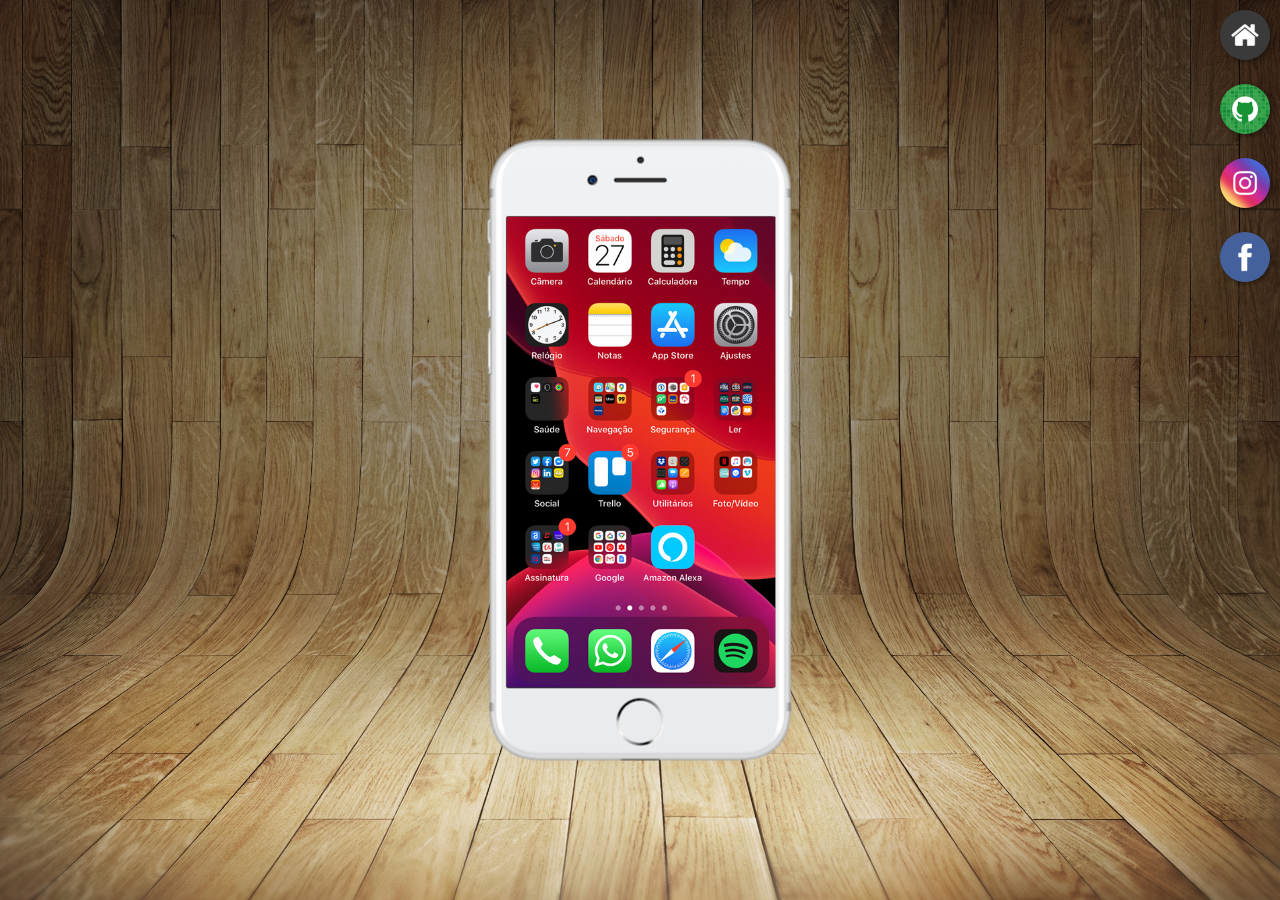
<file: index.html>
<!DOCTYPE html>
<html lang="pt-br">
<head>
    <meta charset="UTF-8">
    <meta name="viewport" content="width=device-width, initial-scale=1.0">

    <link rel="shortcut icon" href="favicon.ico" type="image/x-icon">
    <link rel="stylesheet" href="estilos/style.css">
    <title>Projeto Redes Sociais</title>
</head>
<body>

    <main>
        <section id="telefone">
            <iframe src="home.html" name="tela" id="tela" frameborder="0">
                Seu navegador não é compatível com esse recurso.
            </iframe>
        </section>

        <section id="redes-sociais">
            <a href="home.html" target="tela"><img src="imagens/logo-home.jpg" alt="Logo Home"></a>
            <a href="github.html" target="tela"><img src="imagens/logo-github.jpg" alt="Logo GitHub"></a>
            <a href="instagram.html" target="tela"><img src="imagens/logo-instagram.jpg" alt="Logo Instagram"></a>
            <a href="facebook.html" target="tela"><img src="imagens/logo-facebook.jpg" alt="Logo Facebook"></a>
            
        </section>
    </main>
    
</body>
</html>
</file>
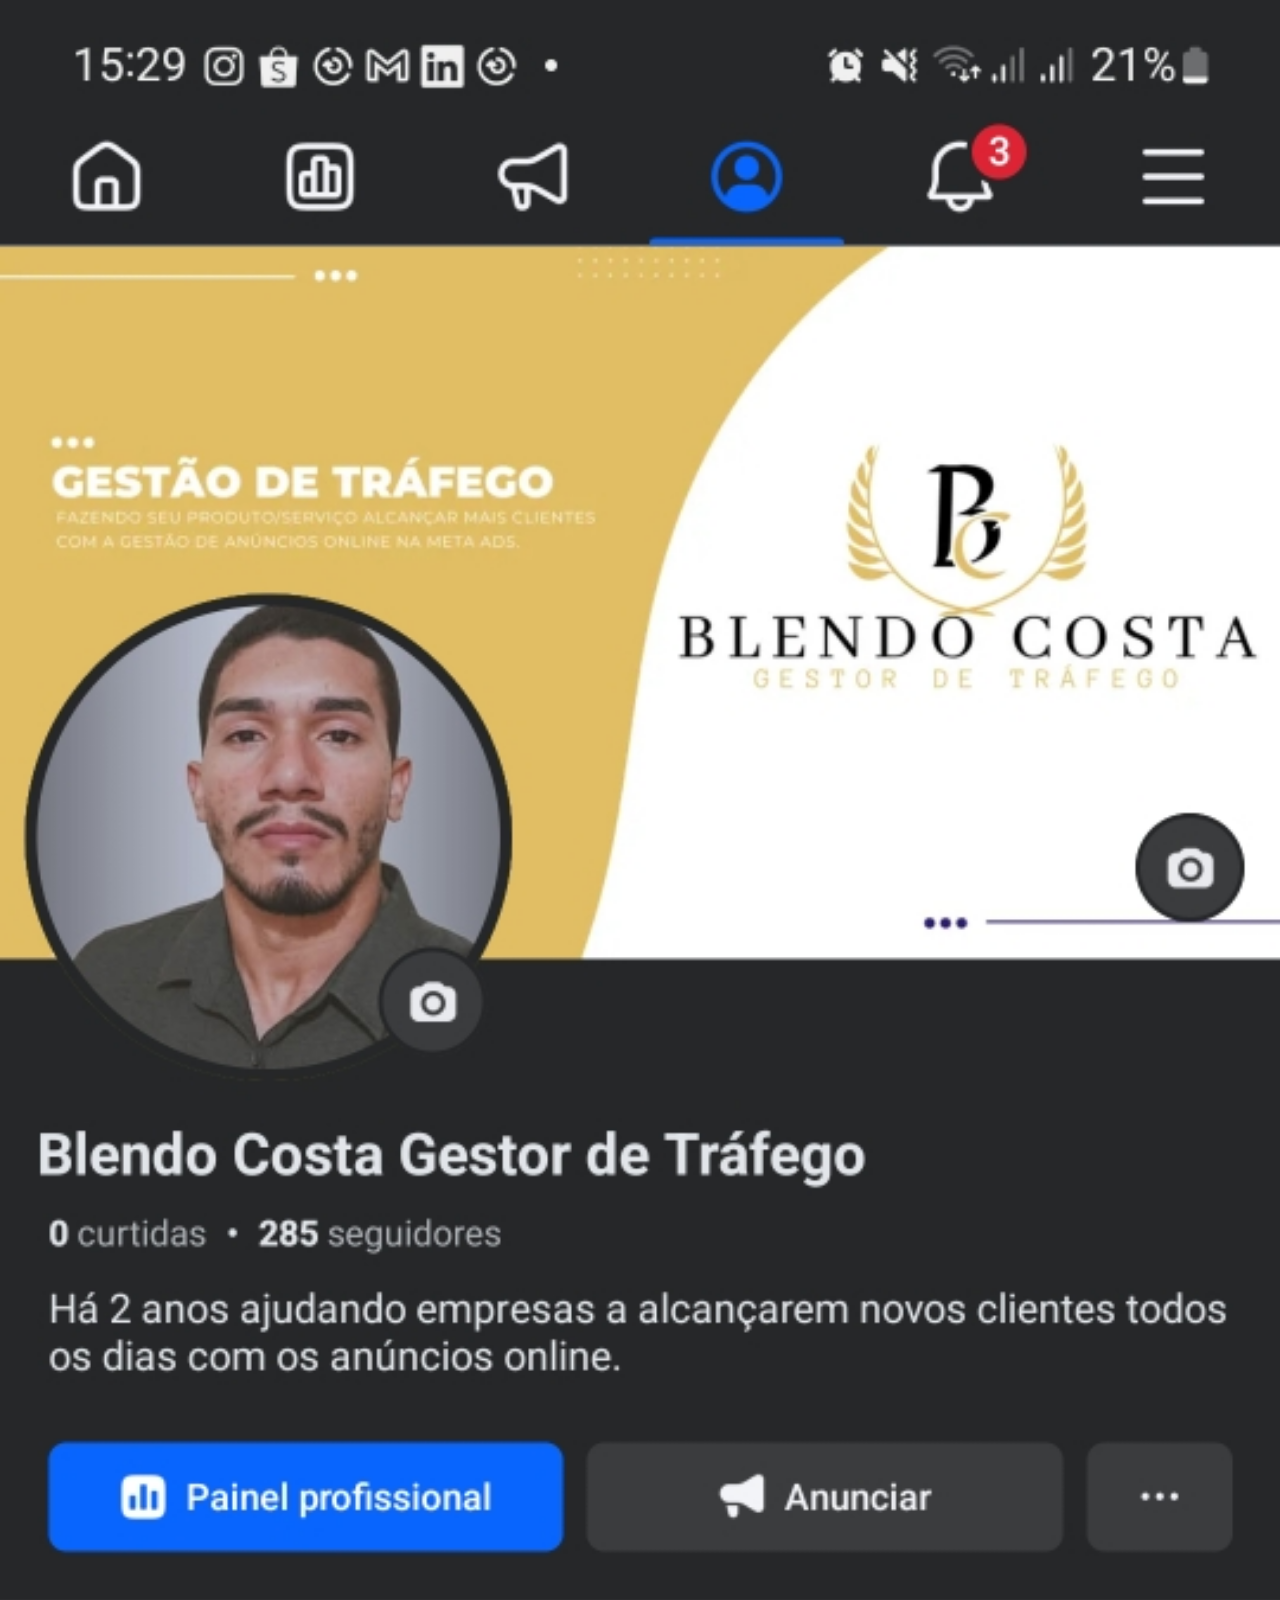
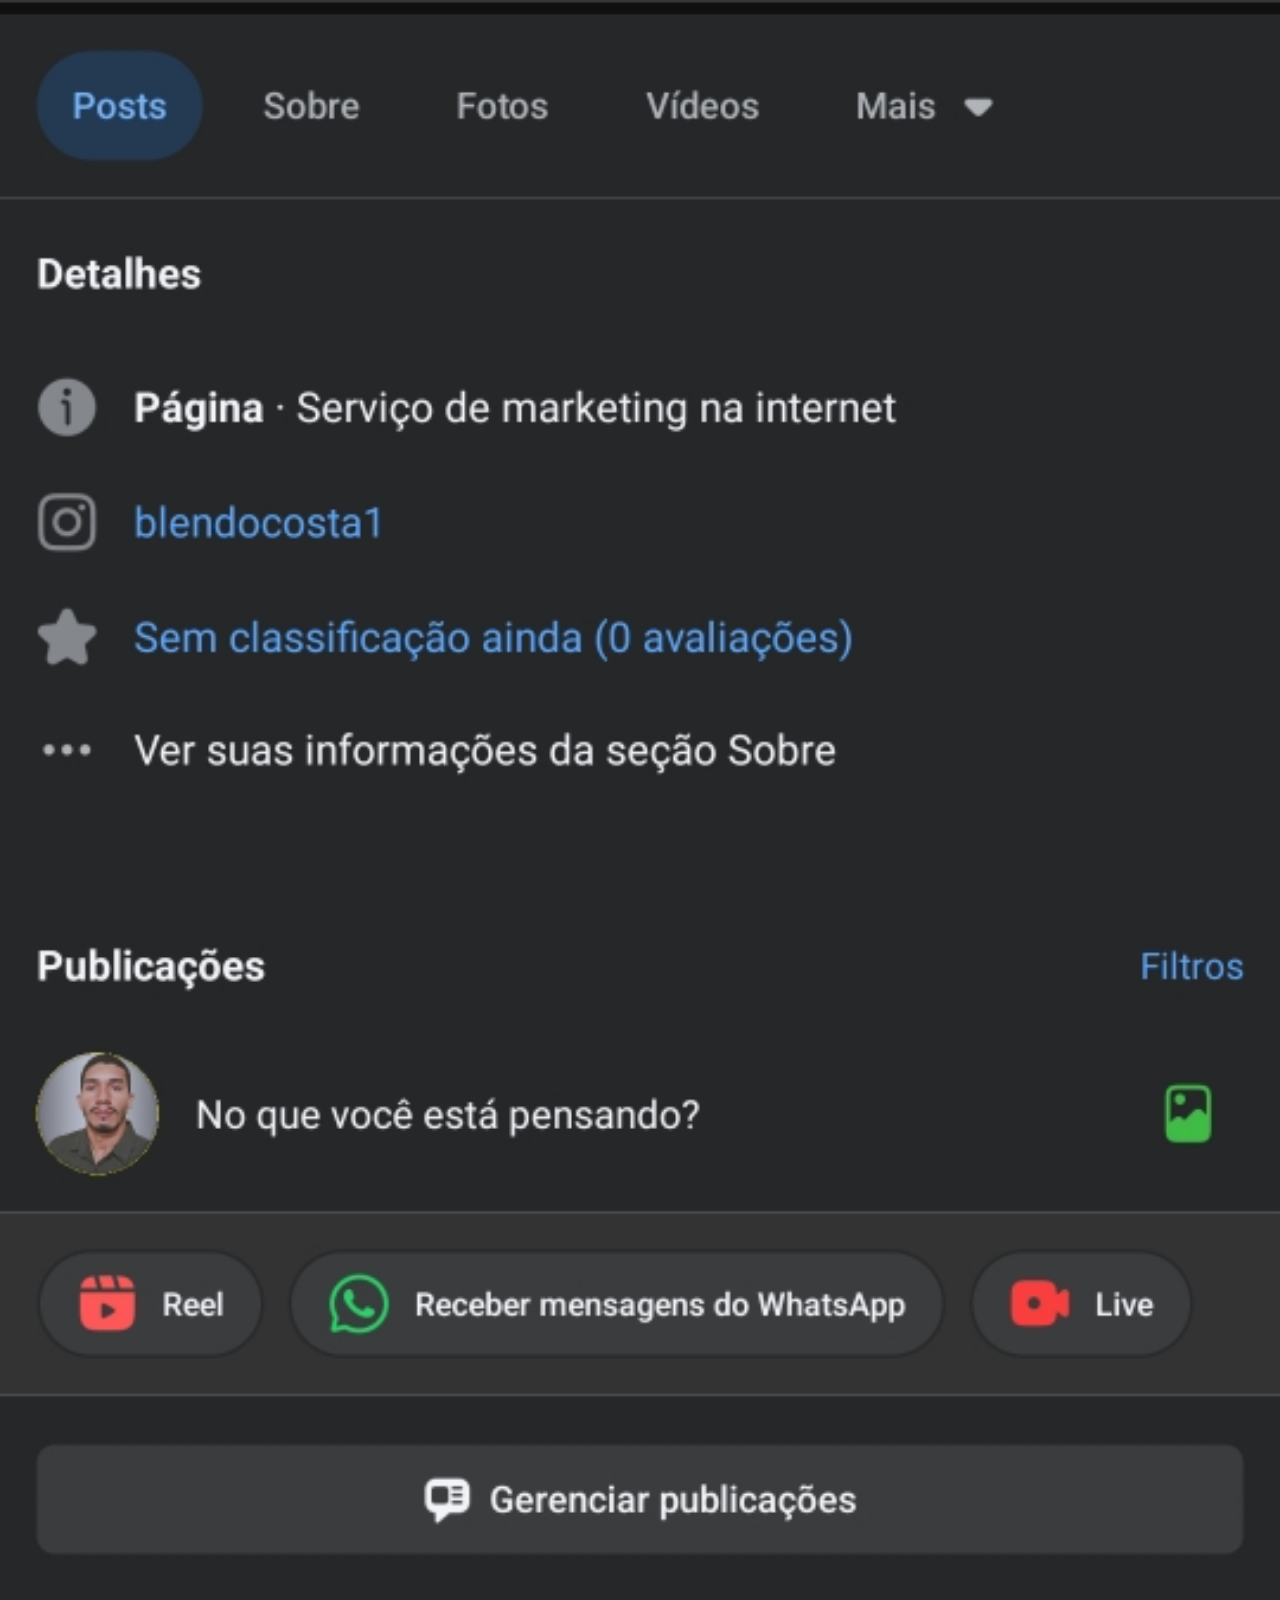
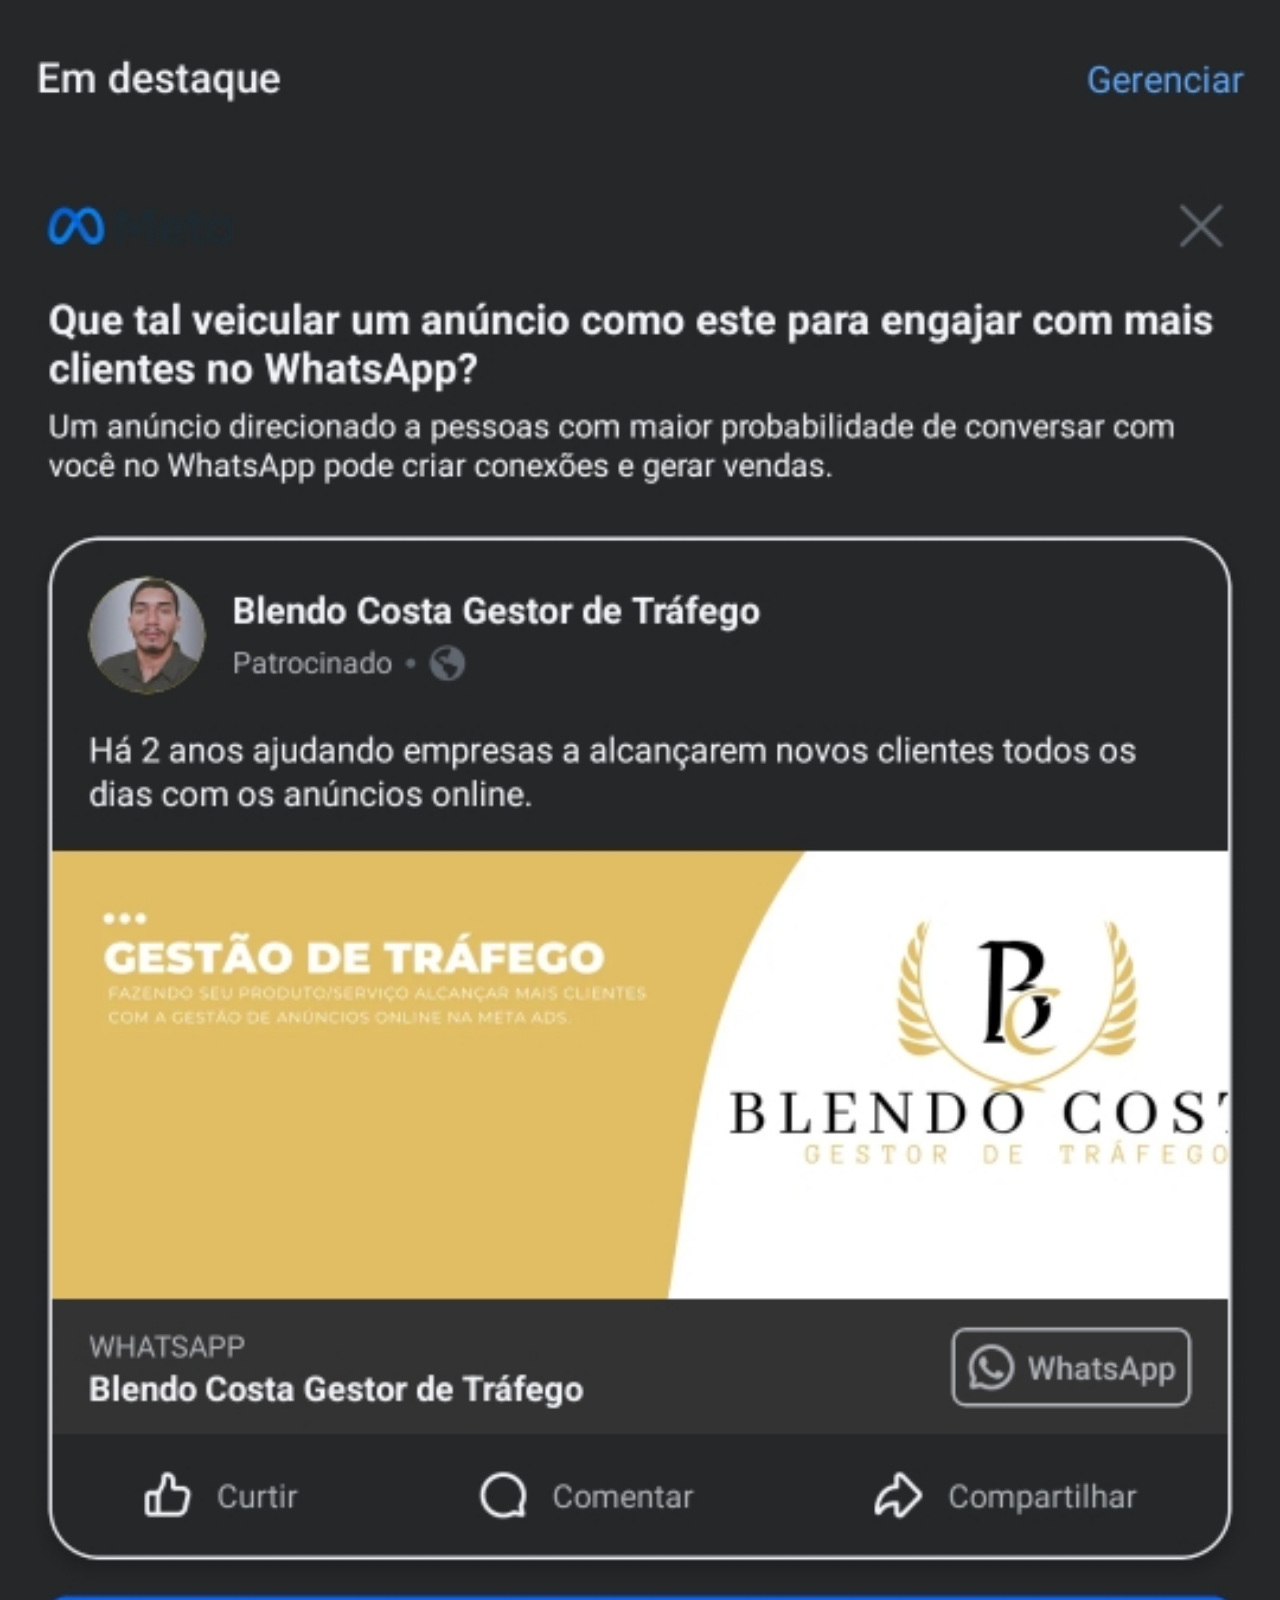
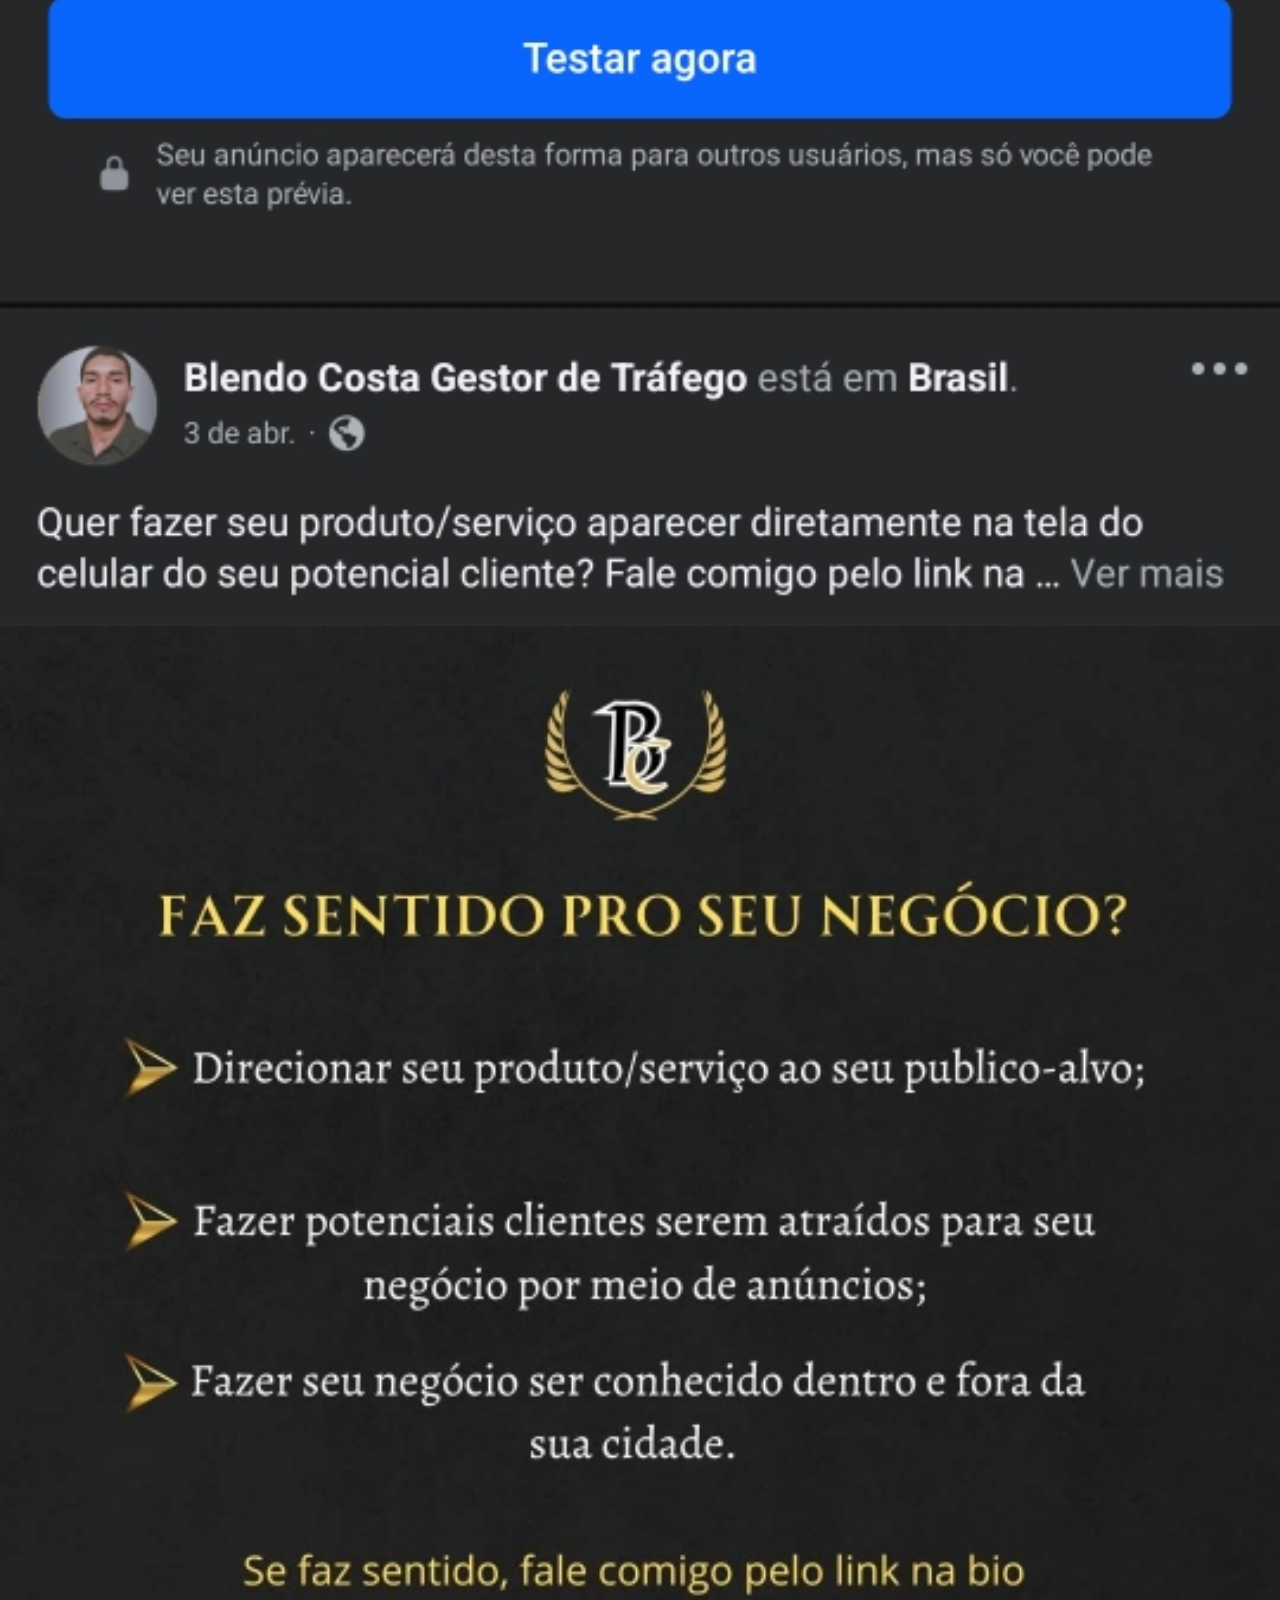
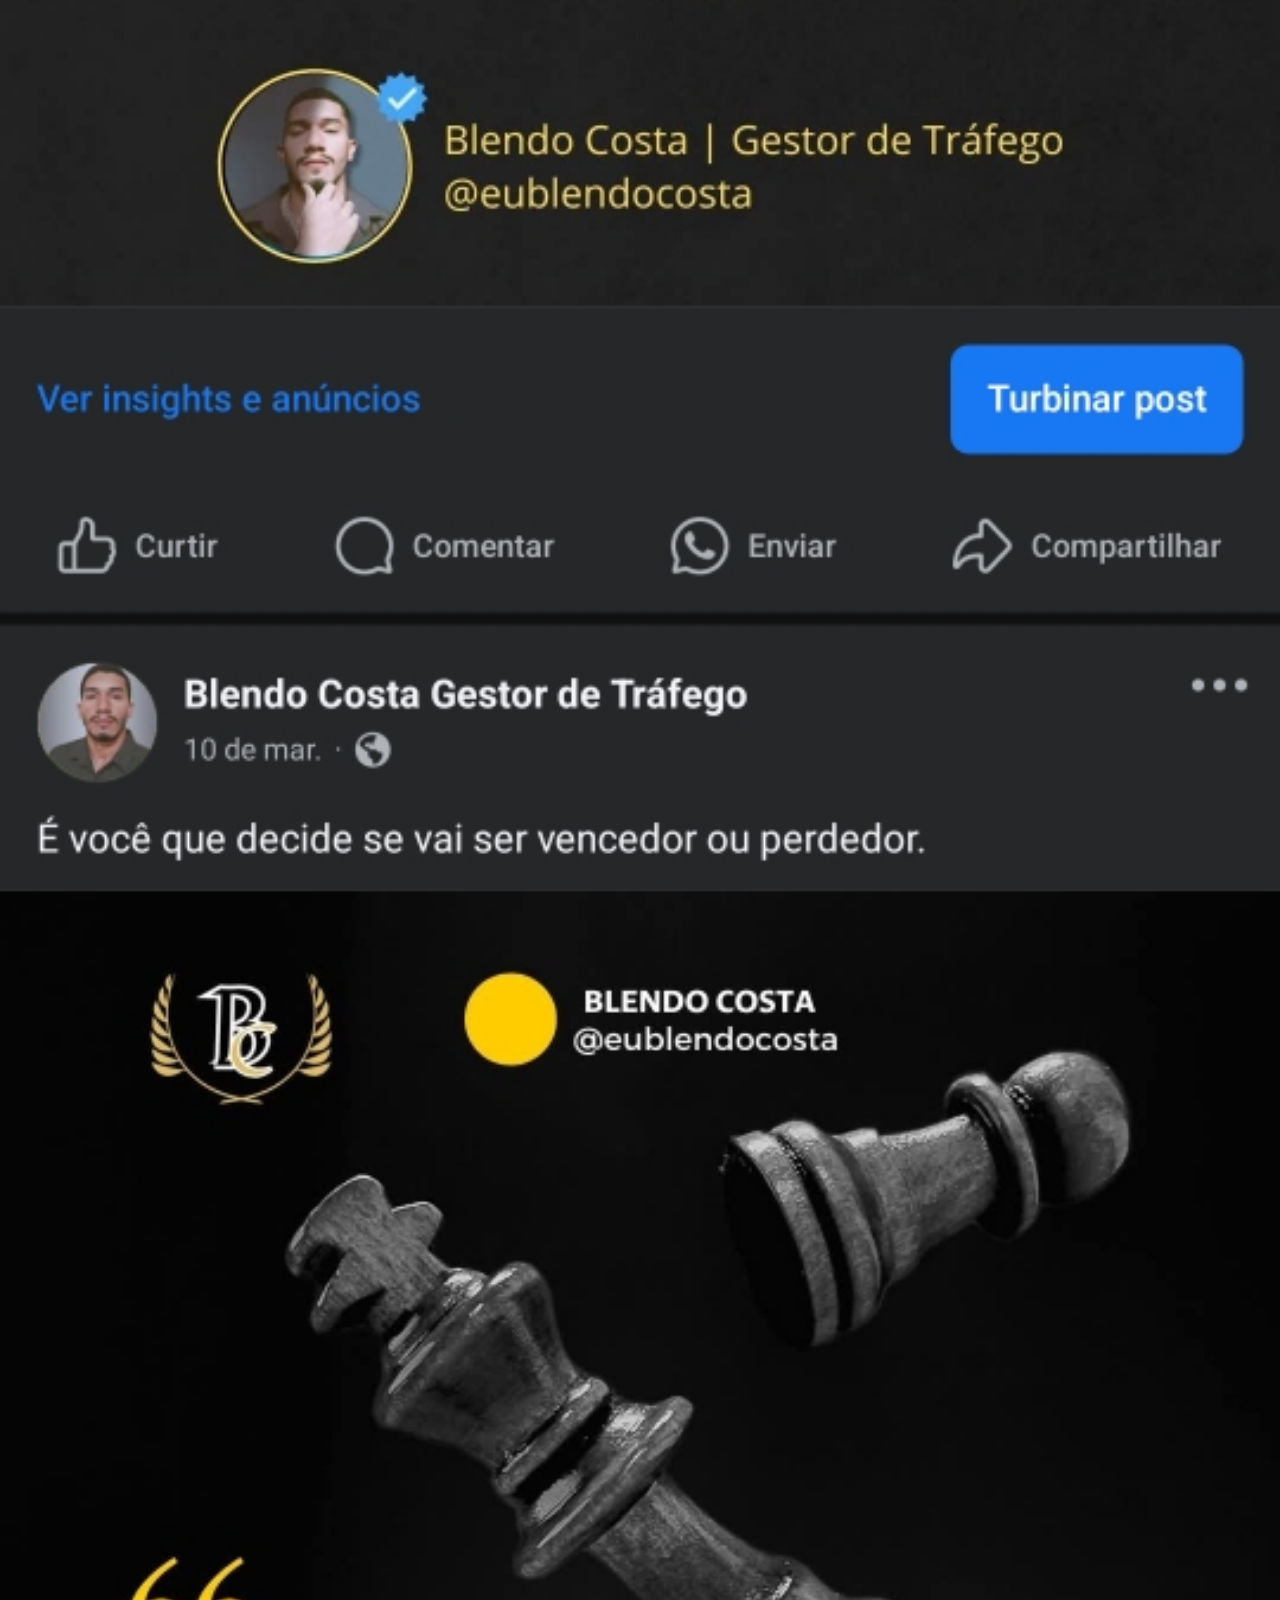
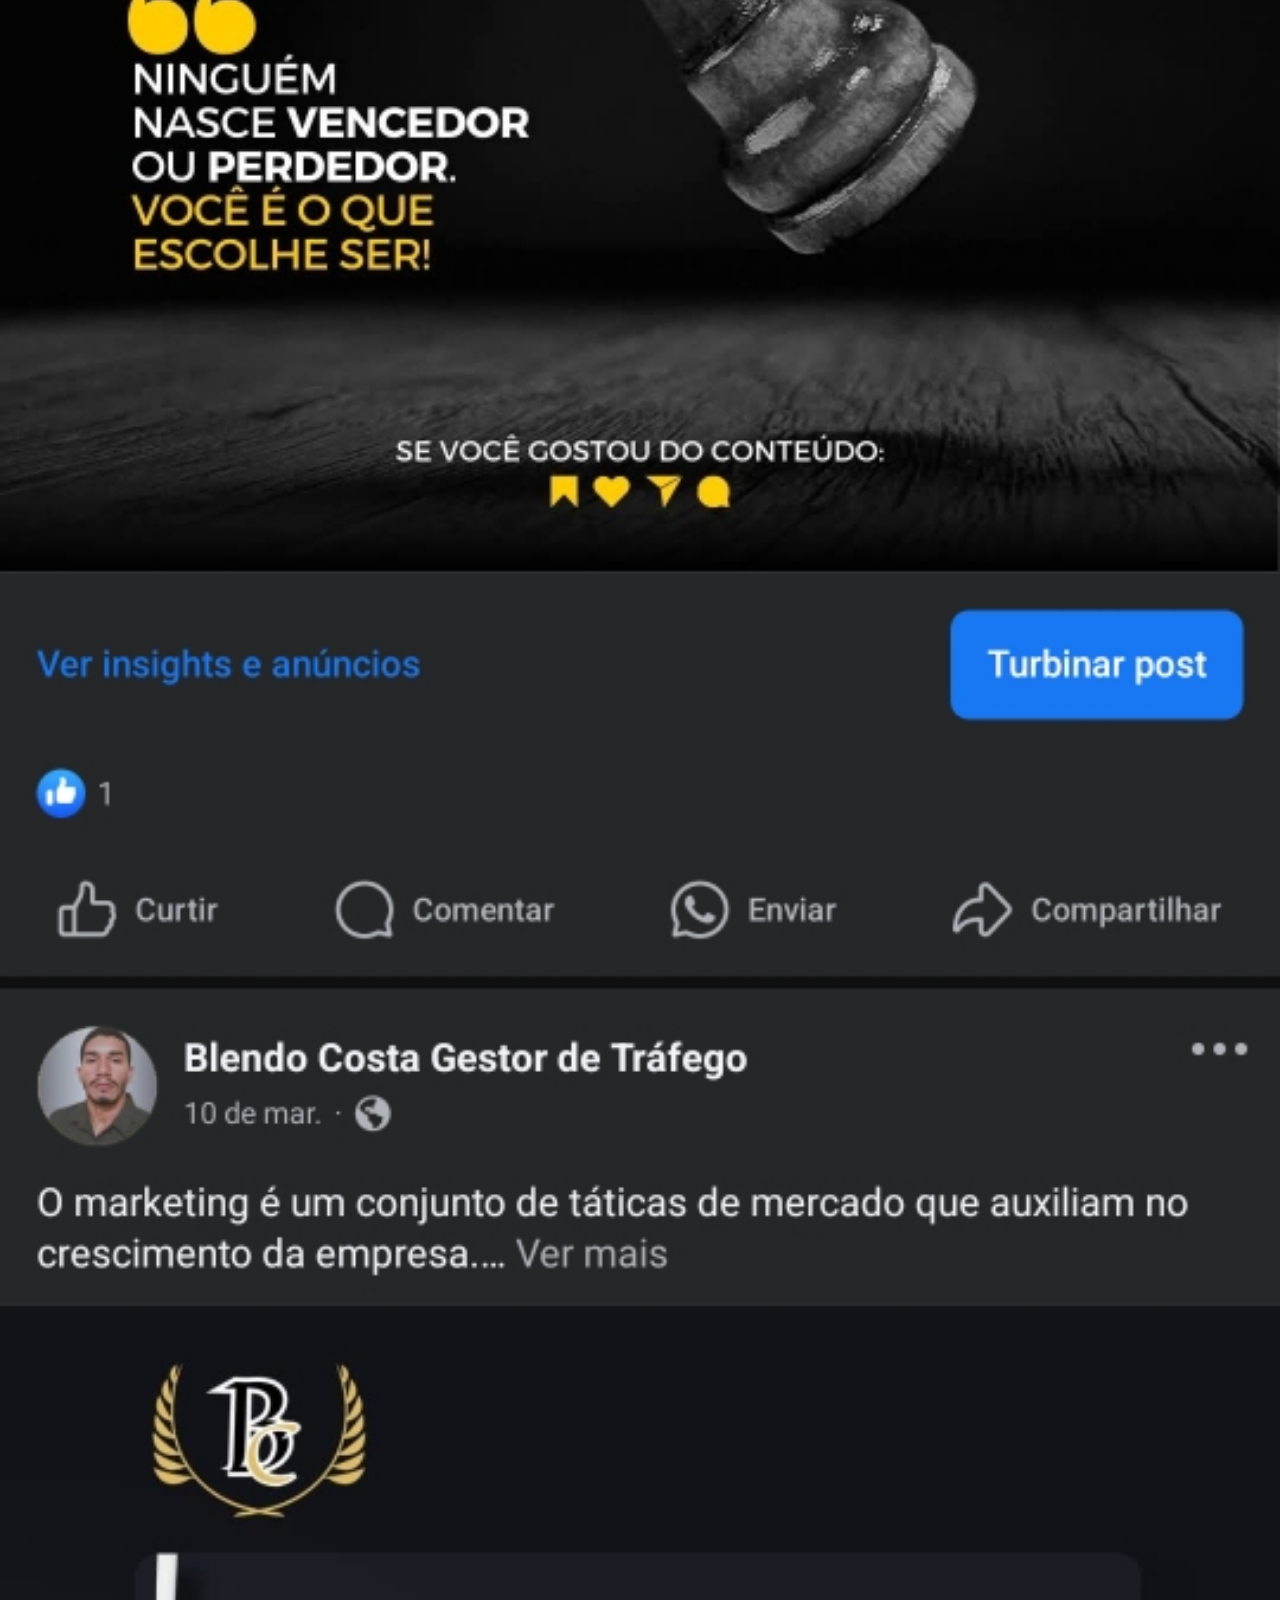
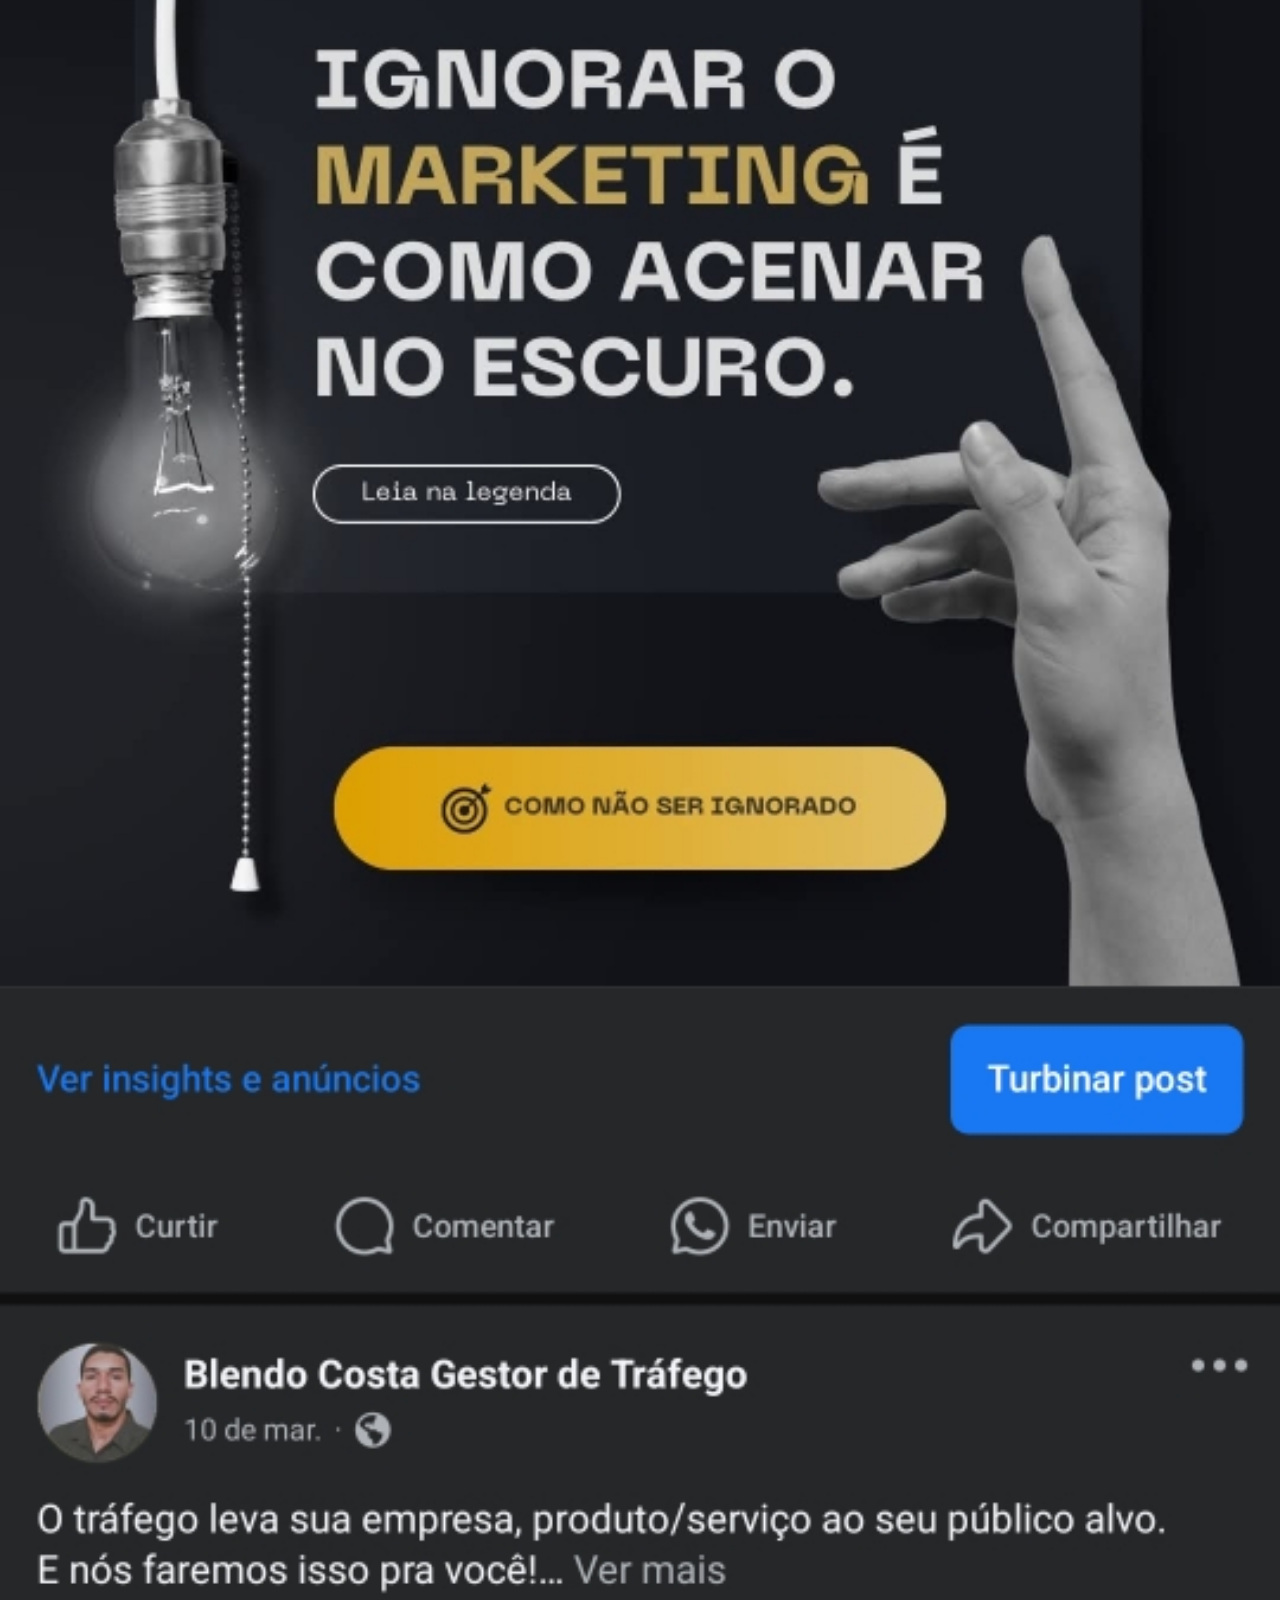
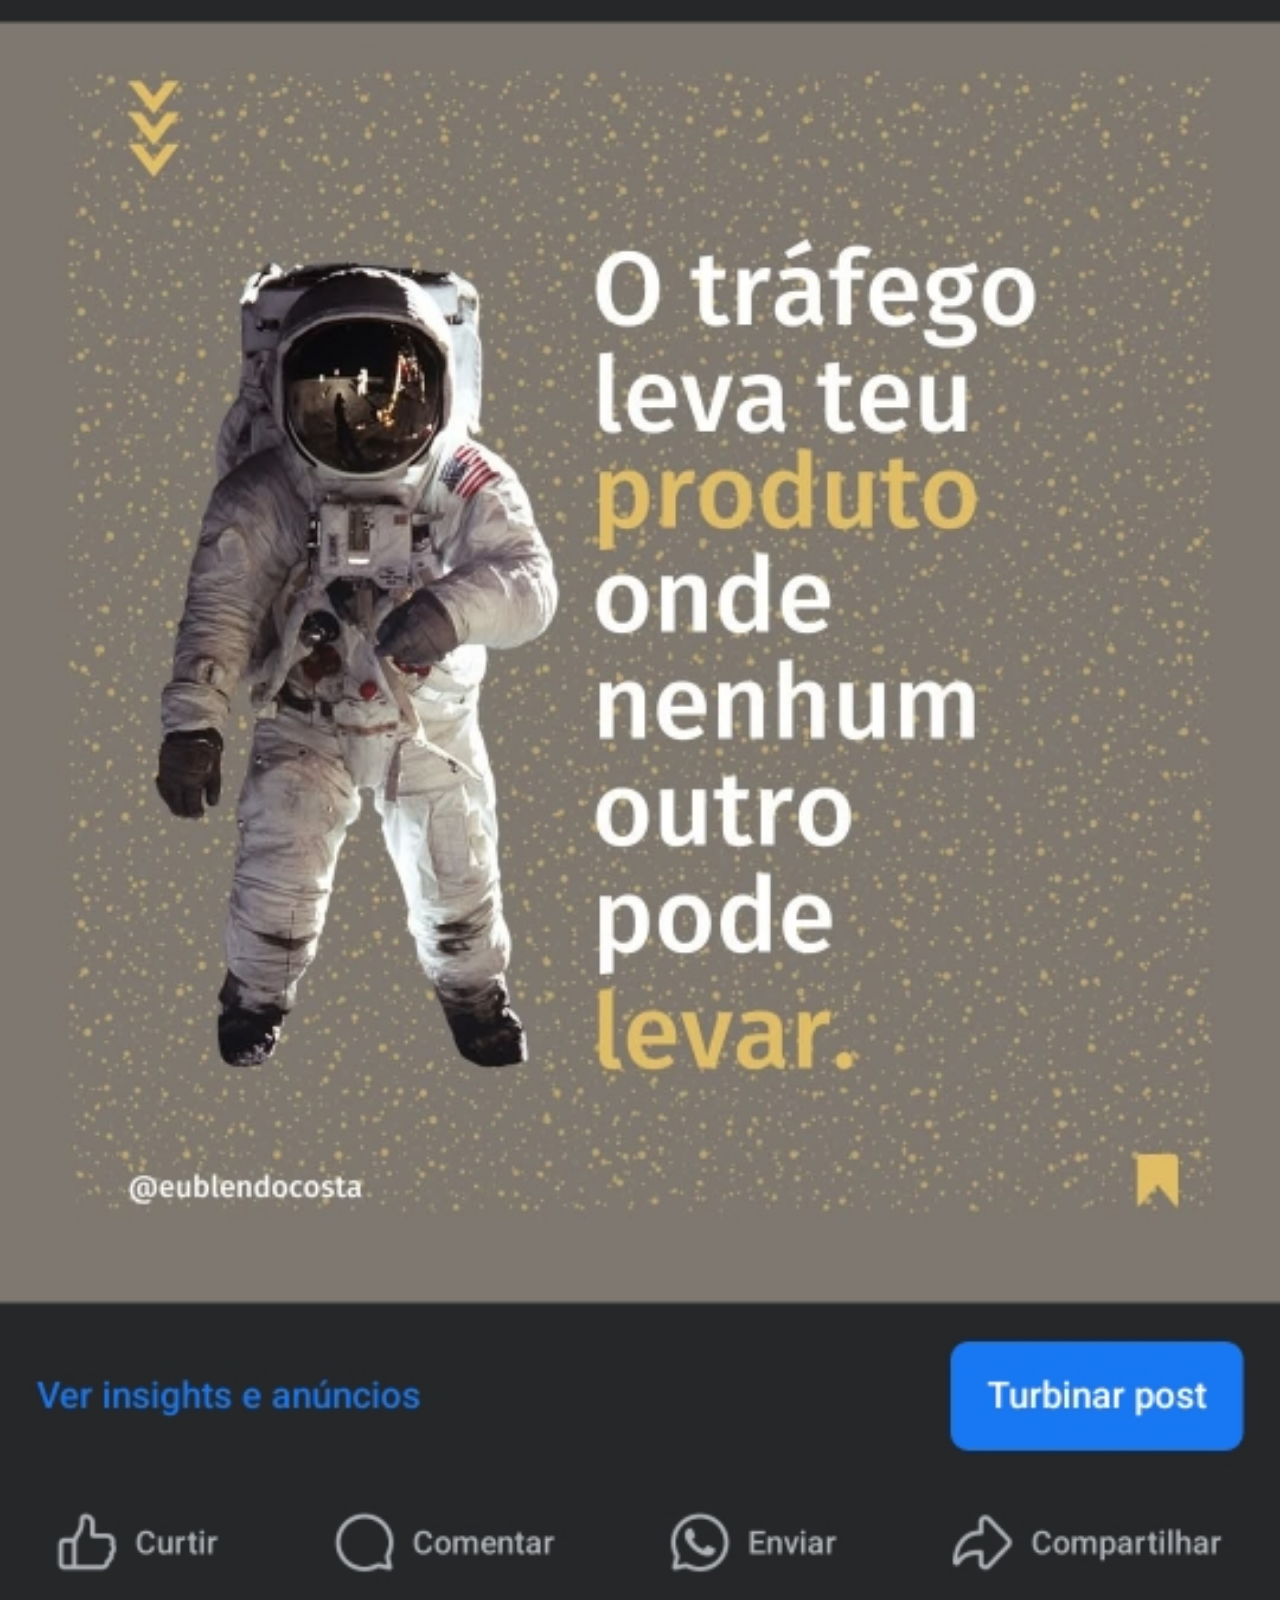
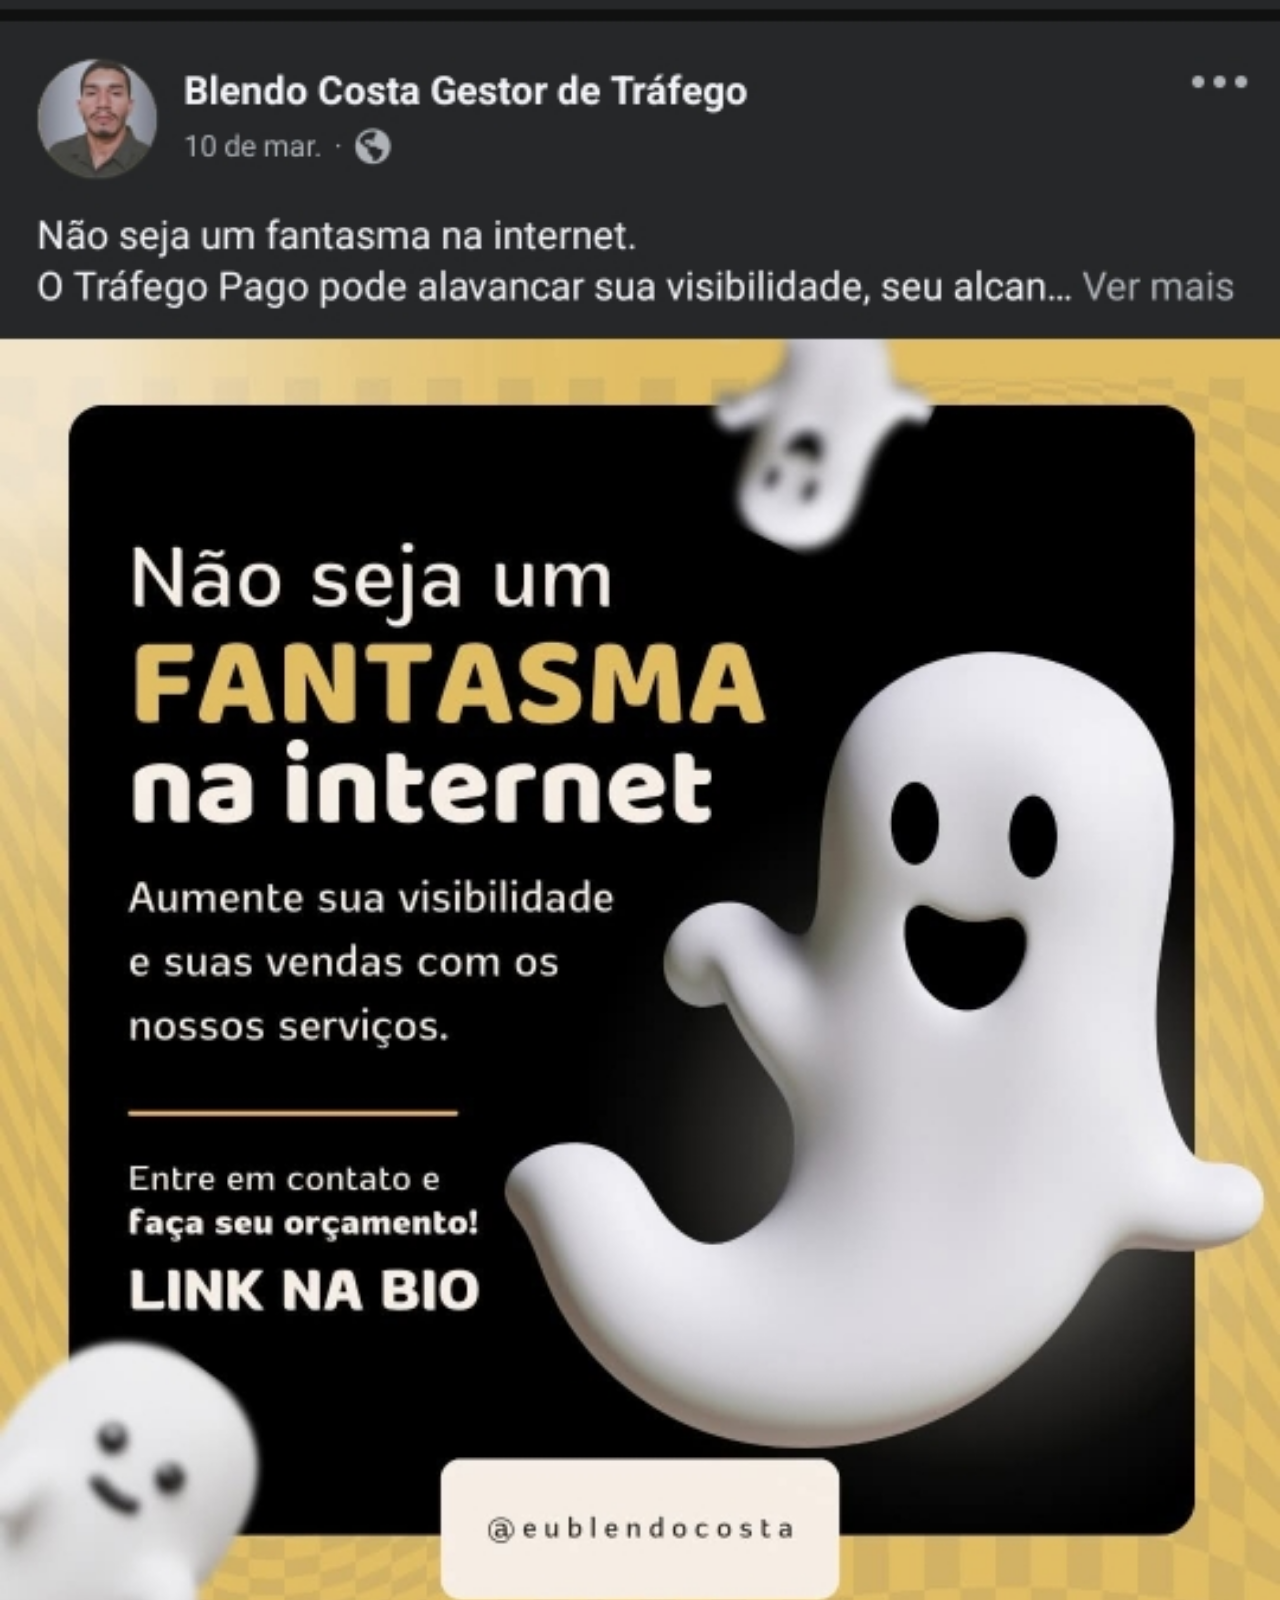
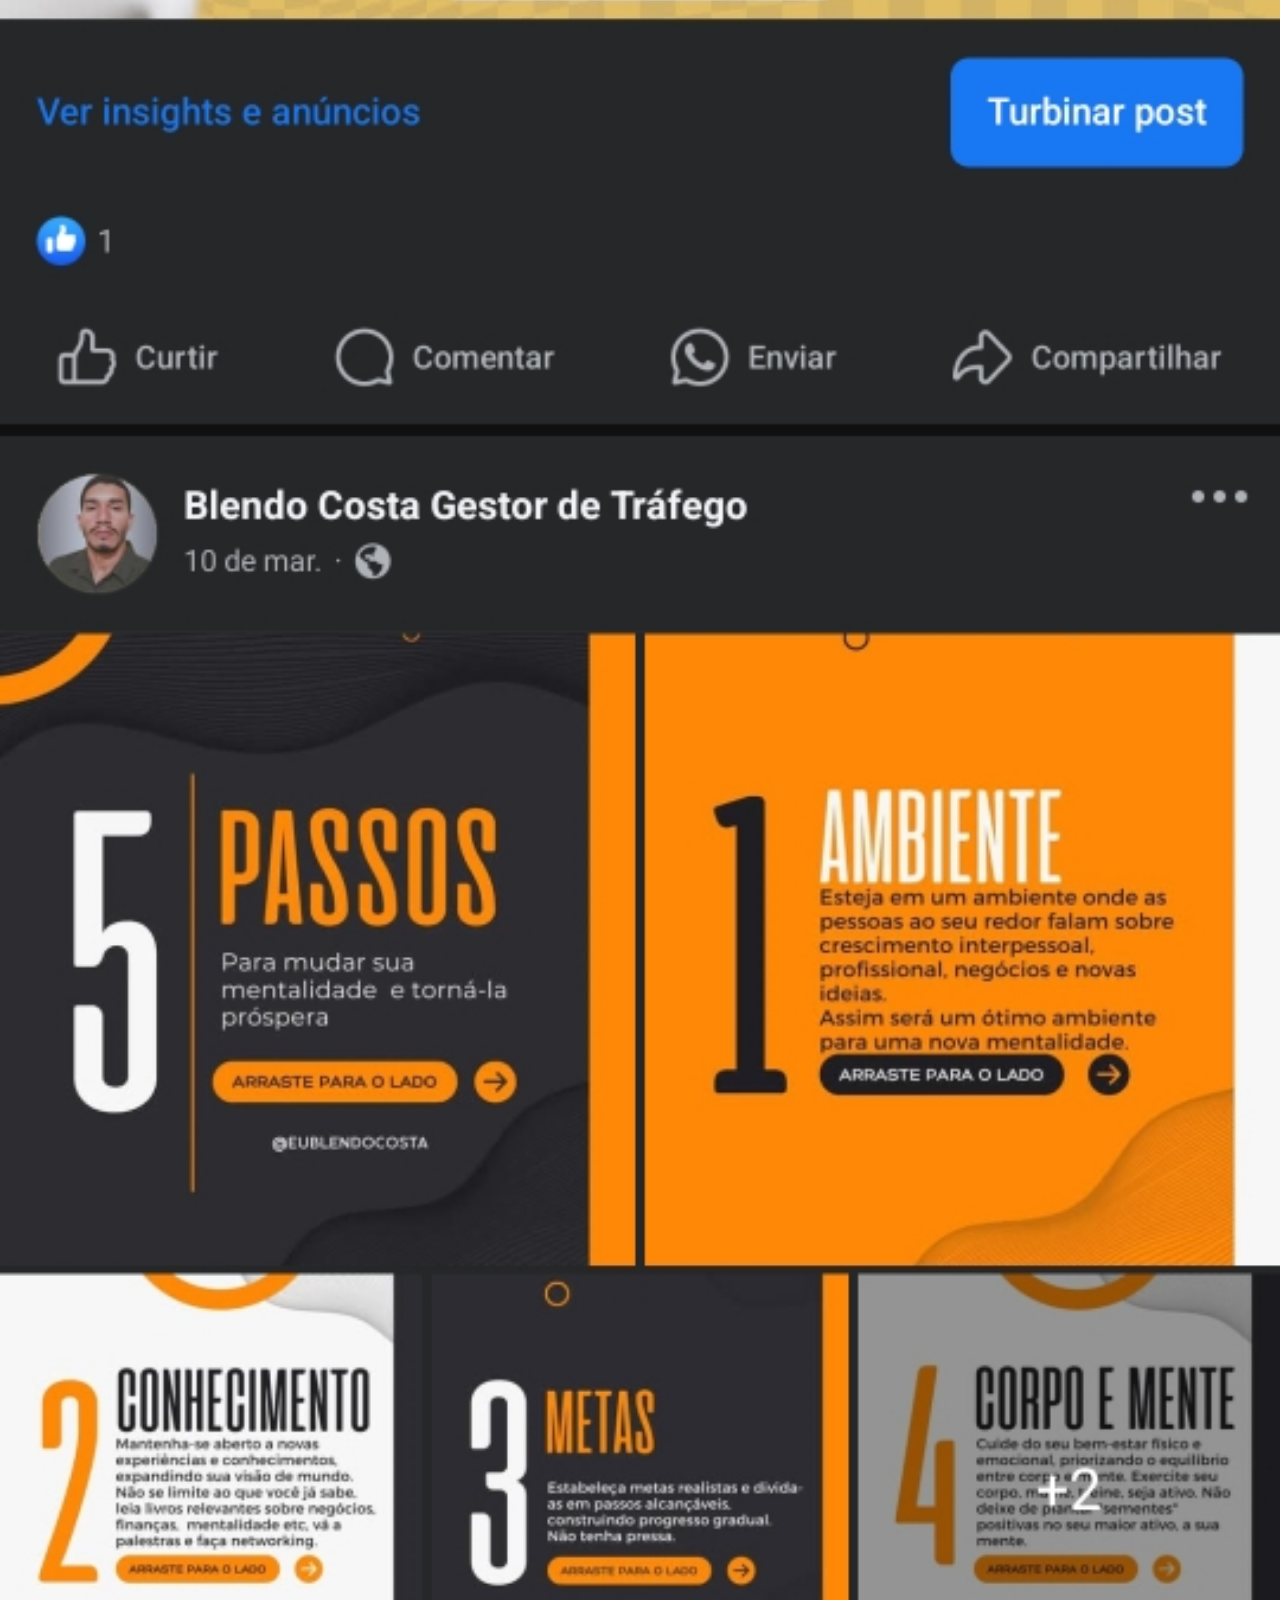
<file: facebook.html>
<!DOCTYPE html>
<html lang="pt-br">
<head>
    <meta charset="UTF-8">
    <meta name="viewport" content="width=device-width, initial-scale=1.0">
    <link rel="stylesheet" href="estilos/social.css">
    <title>Facebook</title>
</head>
<body>
    <img src="imagens/i-Facebook.jpg" alt="Facebook">
    <a href="https://www.facebook.com/profile.php?id=61556881949534&mibextid=ZbWKwL" target="_blank">Acessar Perfil</a>
    
</body>
</html>
</file>
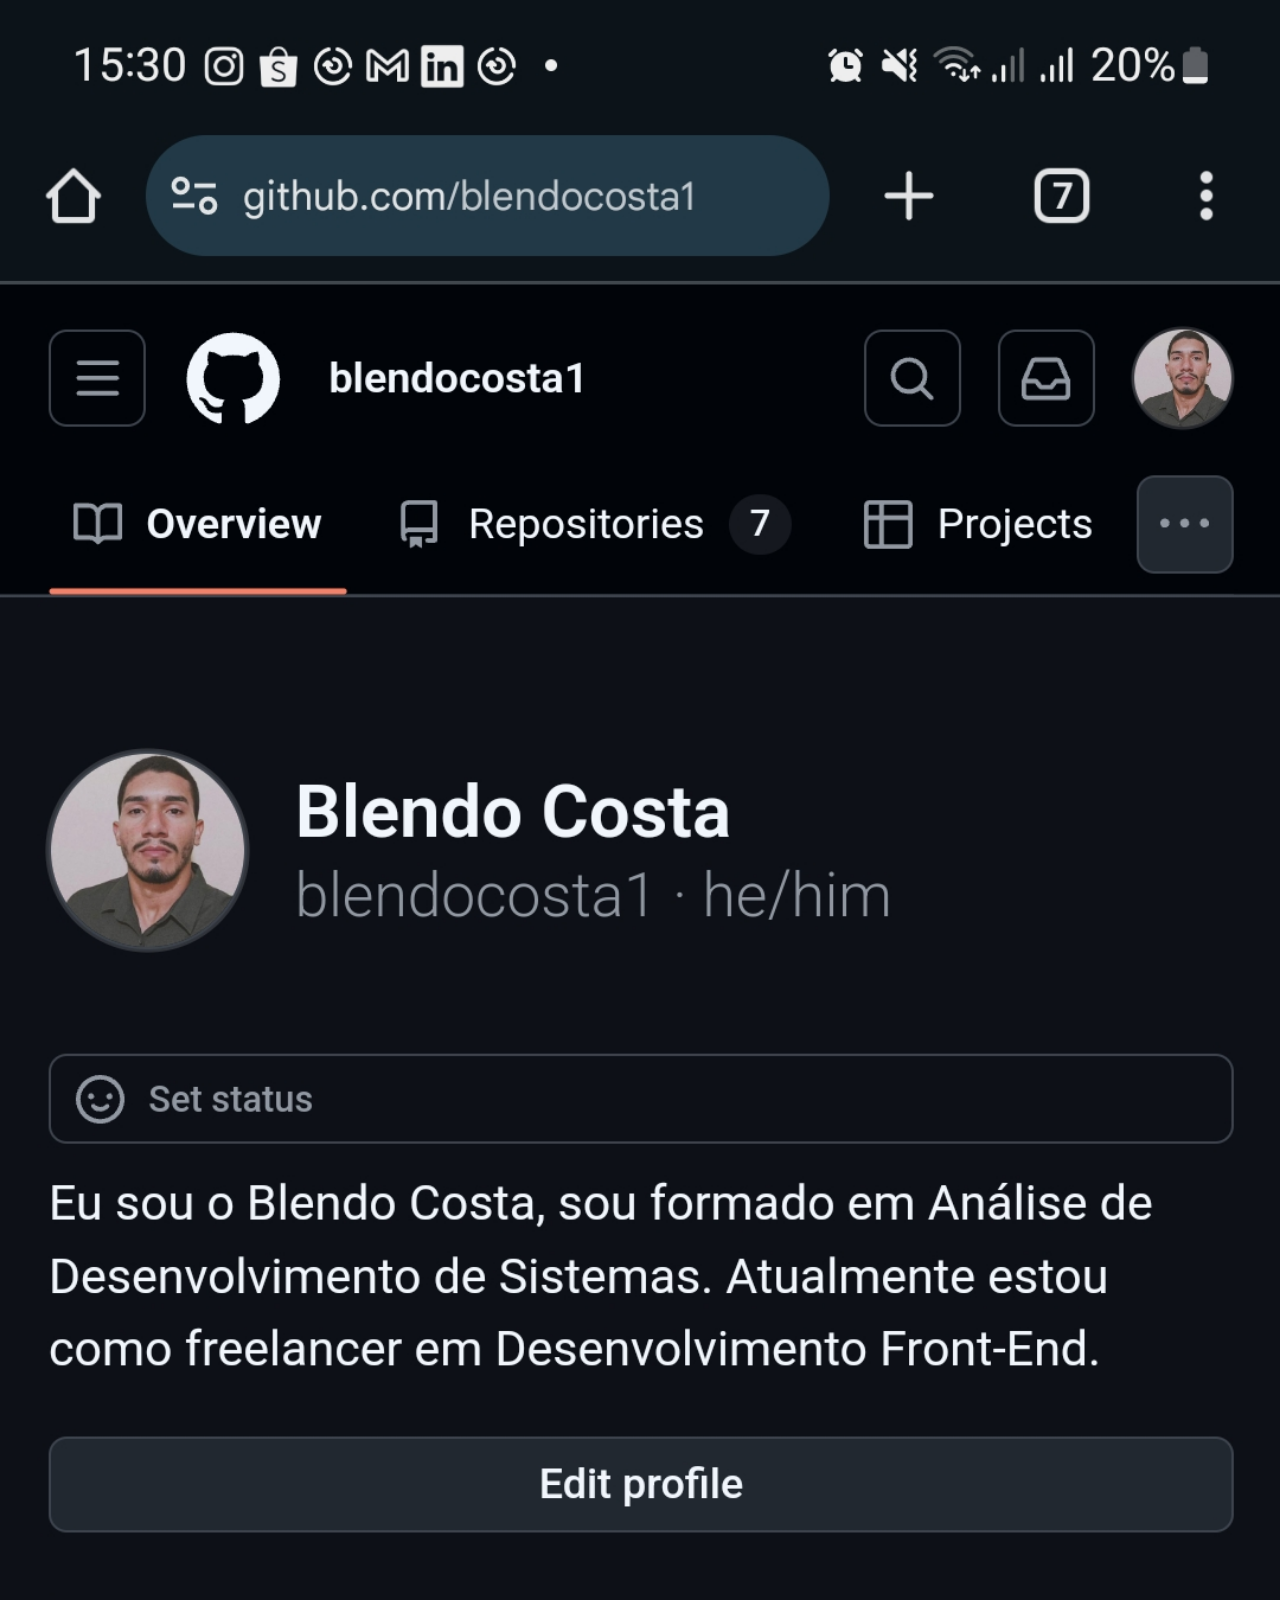
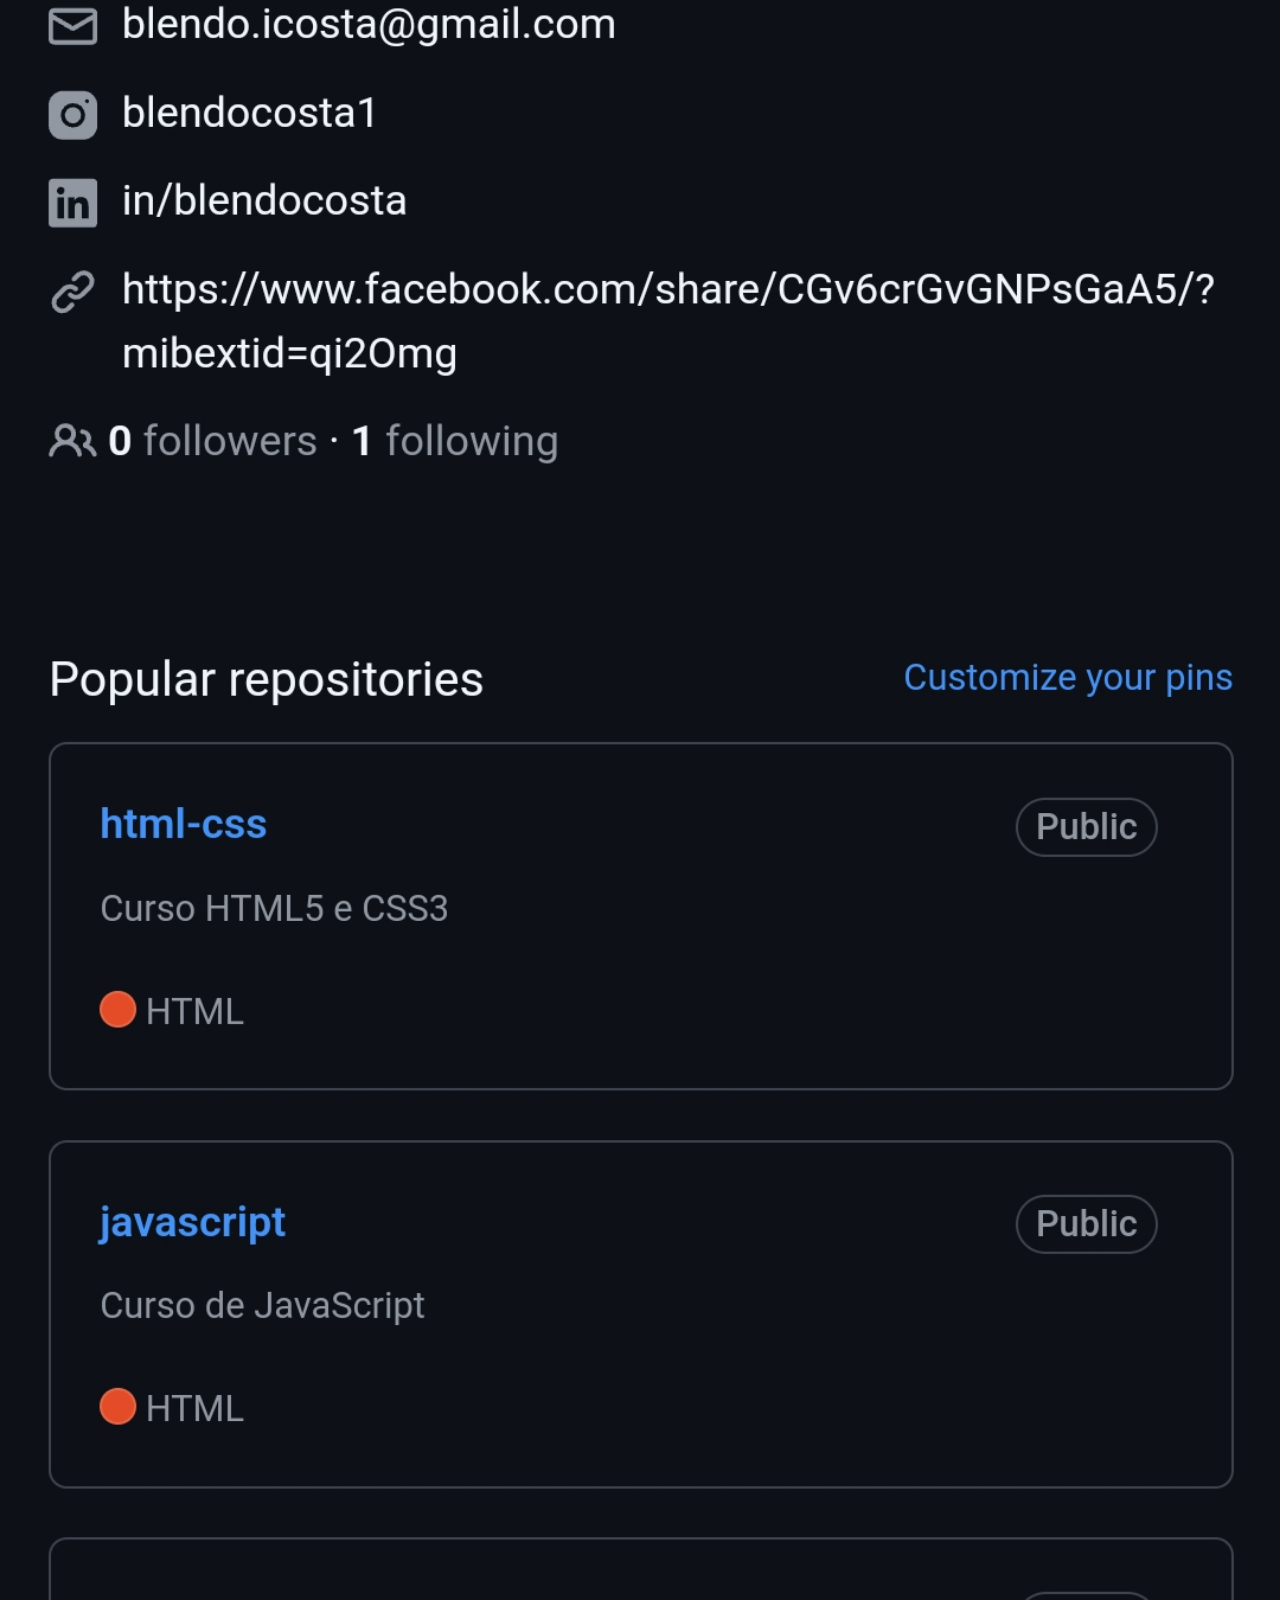
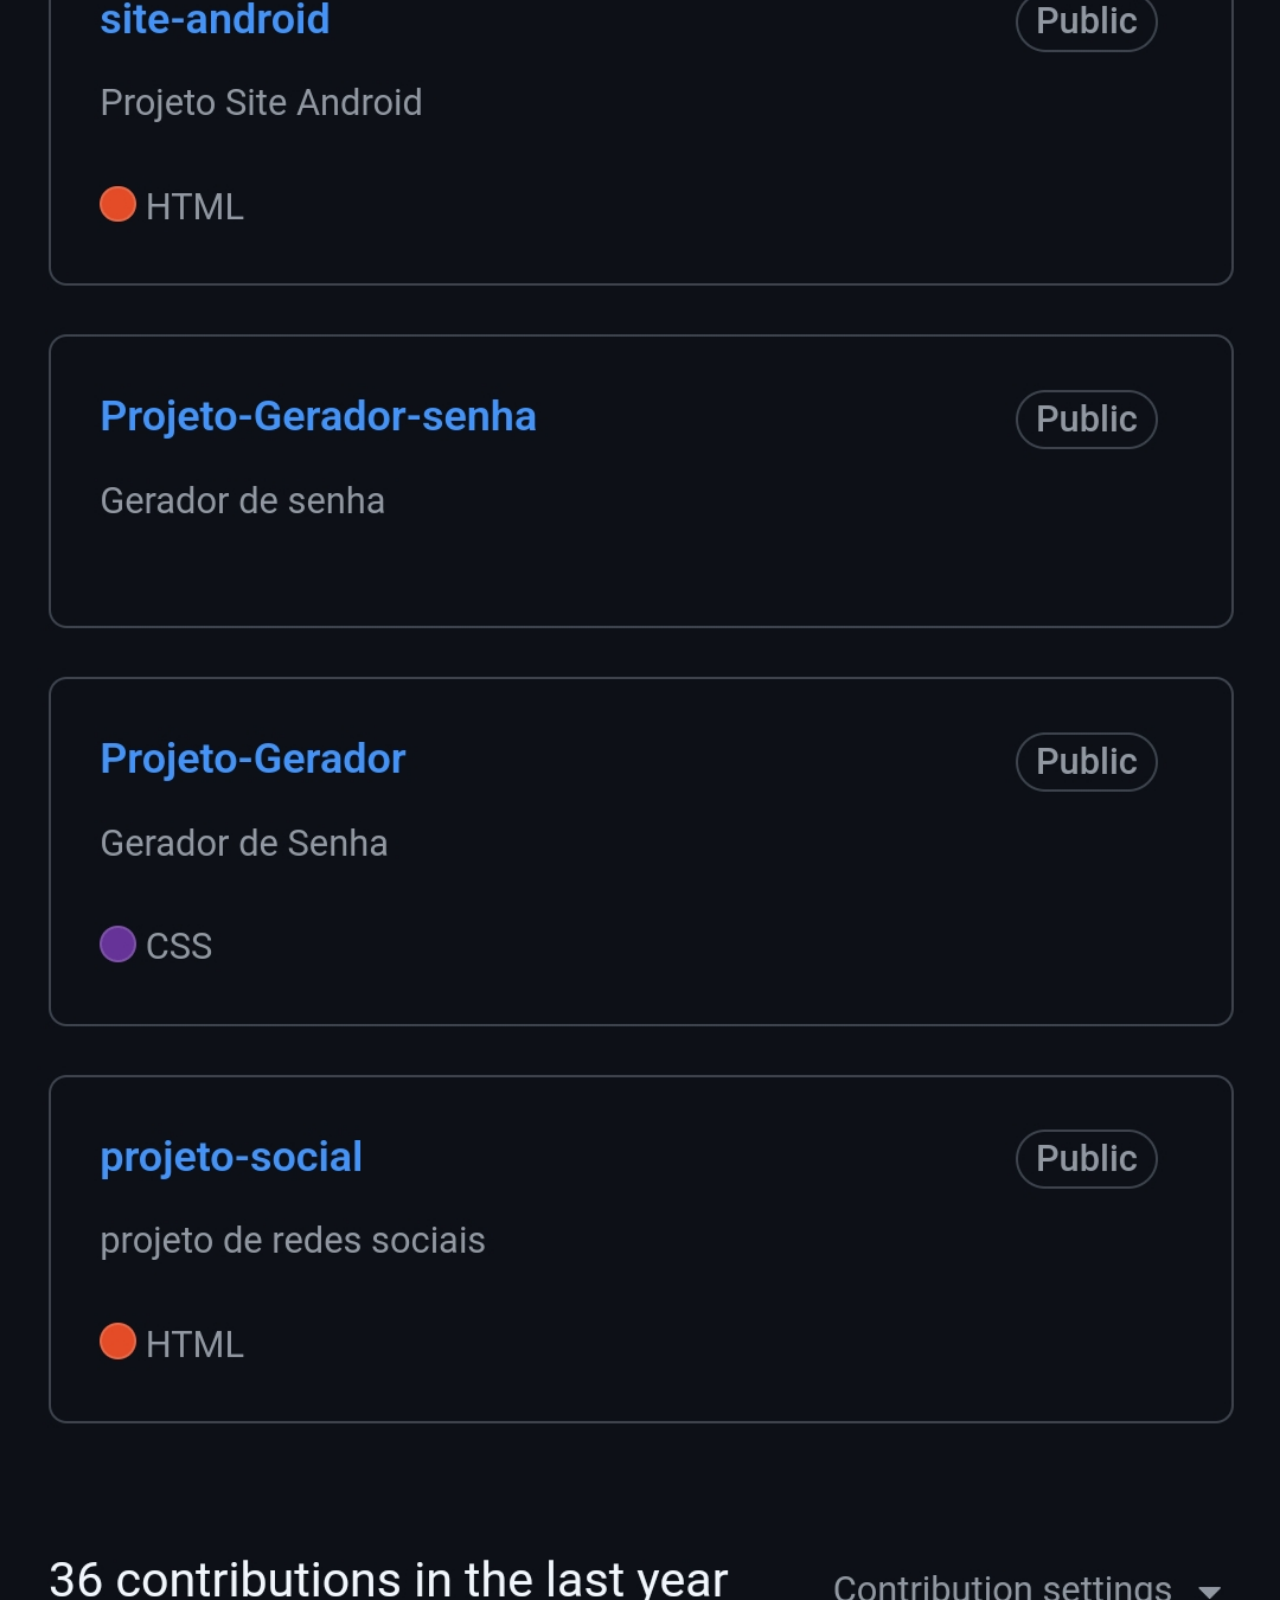
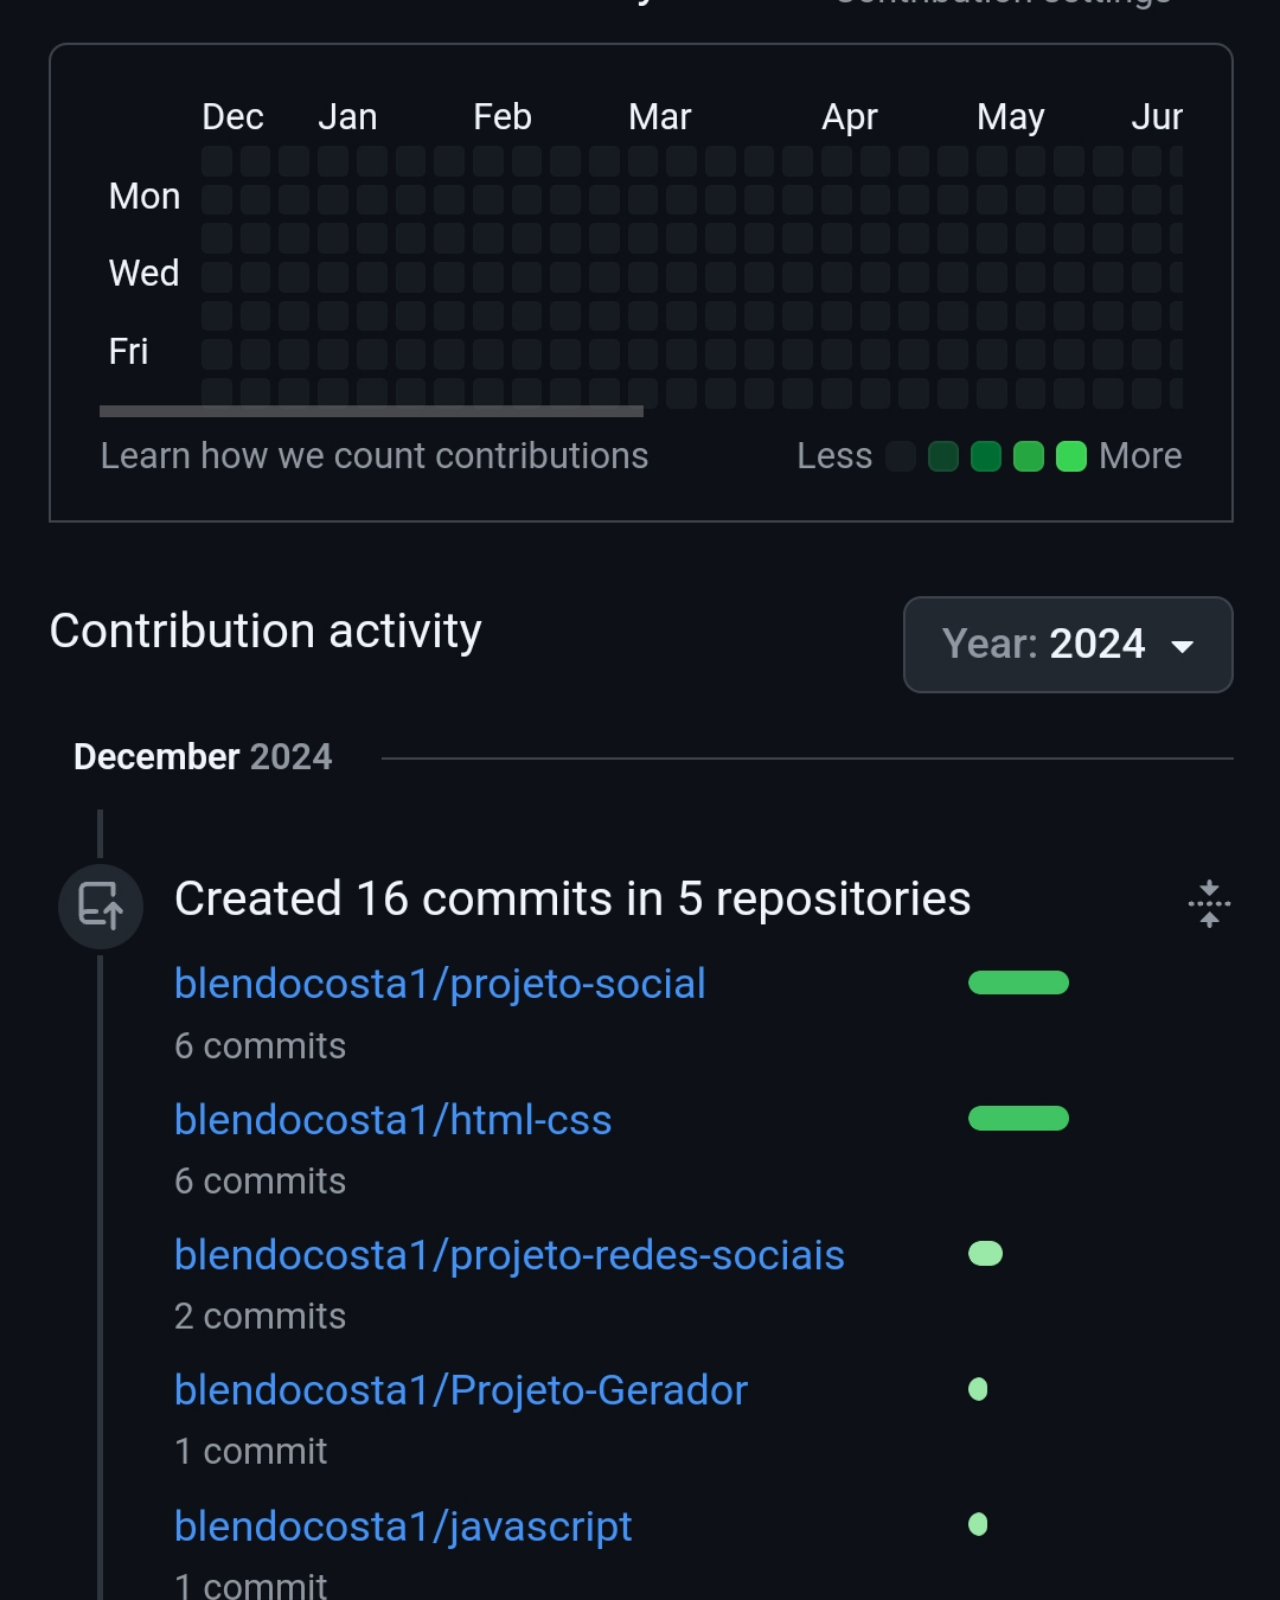
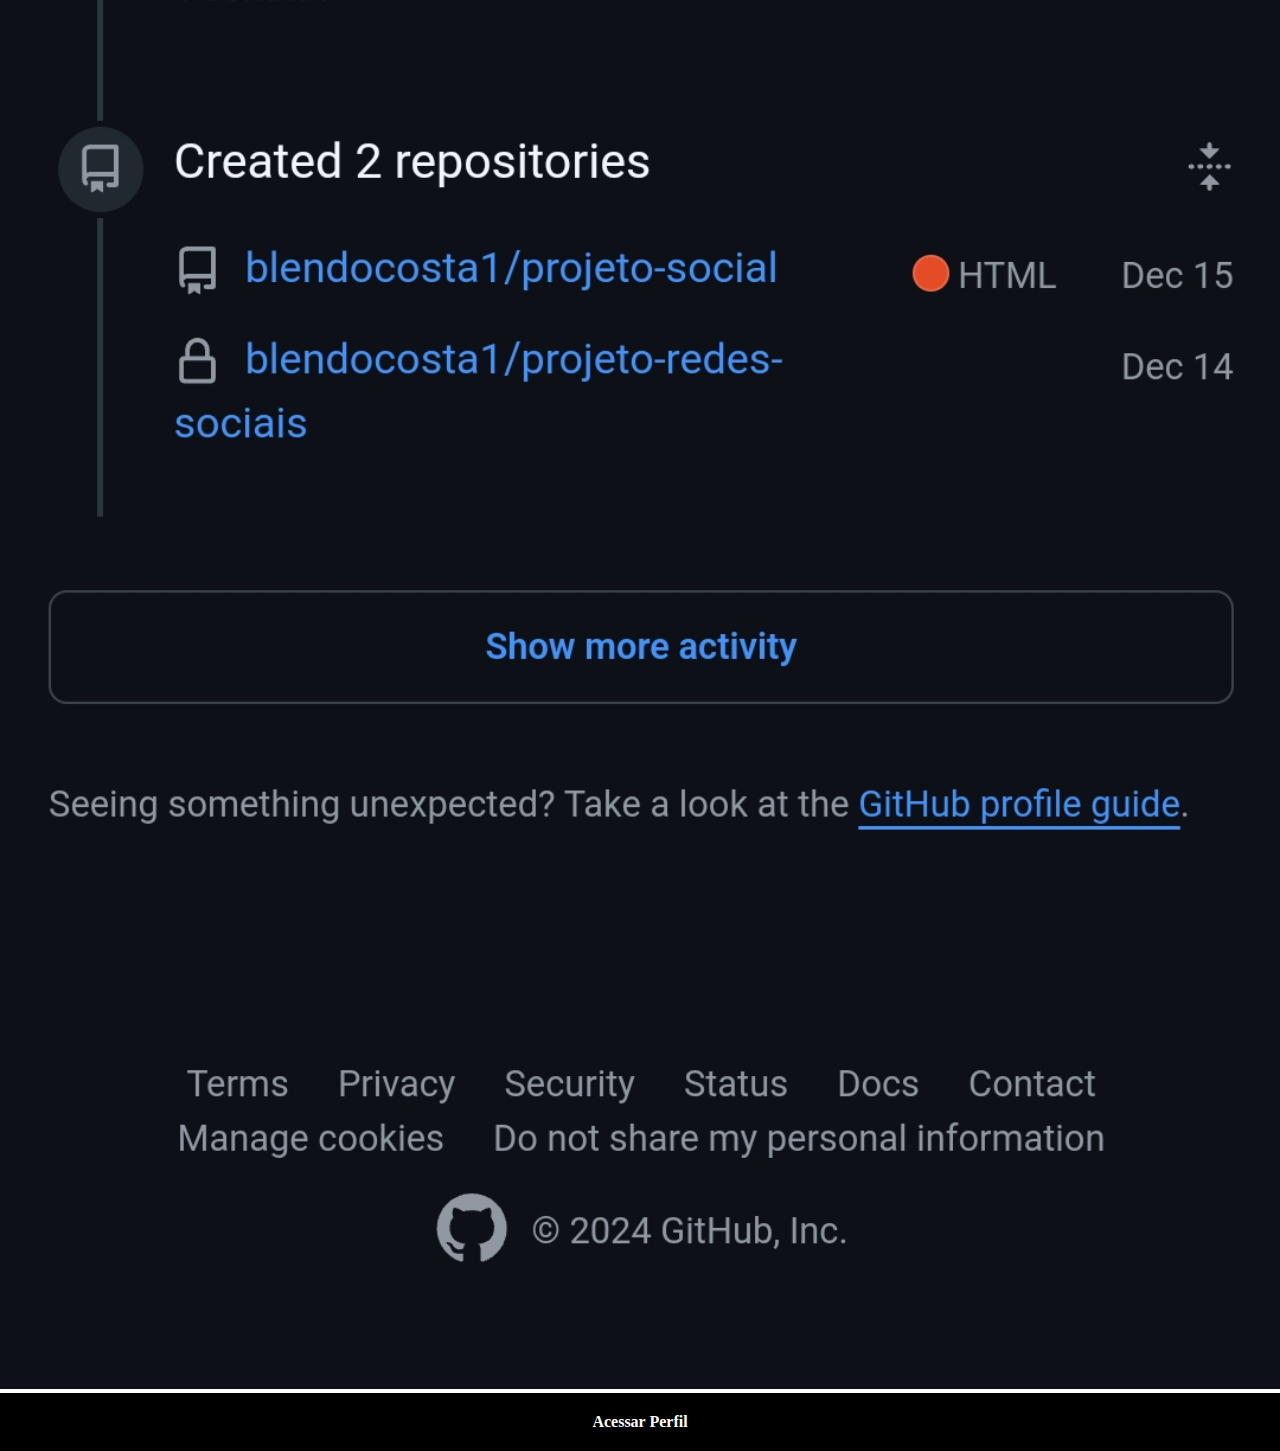
<file: github.html>
<!DOCTYPE html>
<html lang="pt-br">
<head>
    <meta charset="UTF-8">
    <meta name="viewport" content="width=device-width, initial-scale=1.0">
    <link rel="stylesheet" href="estilos/social.css">
    <title>GitHub</title>
</head>
<body>
    <img src="imagens/i-Github.jpg" alt="GitHub">
    <a href="https://github.com/blendocosta1" target="_blank">Acessar Perfil</a>
    
</body>
</html>
</file>
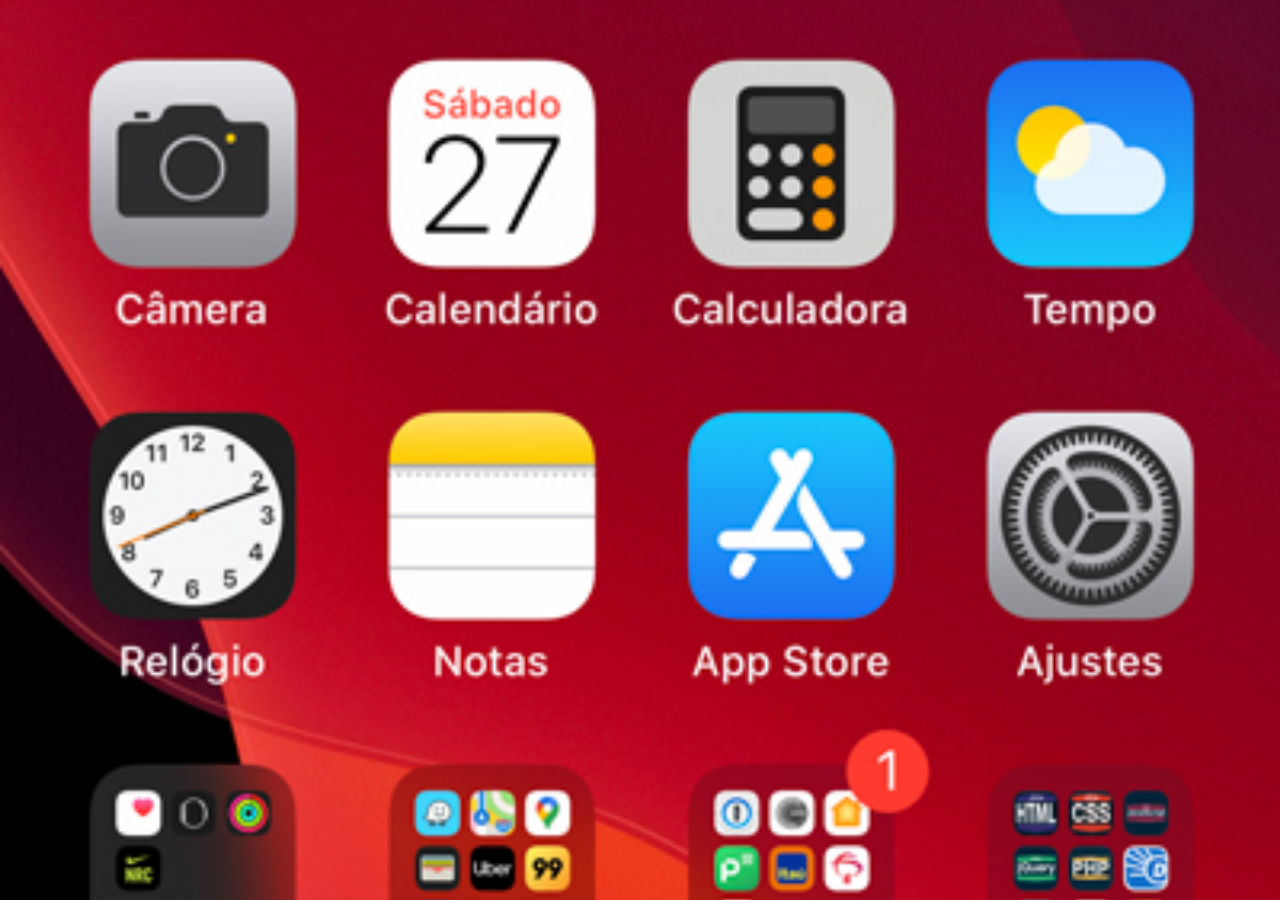
<file: home.html>
<!DOCTYPE html>
<html lang="pt-br">
<head>
    <meta charset="UTF-8">
    <meta name="viewport" content="width=device-width, initial-scale=1.0">
    <title>Home</title>
</head>
<style>
    * {
        margin: 0px;
        padding: 0px;
    }

    body {
        width: 100vw;
        height: 100vh;
        background: black url('imagens/tela-home.jpg') no-repeat top center;
        background-size: cover;
    }
</style>
<body>
    
    
</body>
</html>
</file>
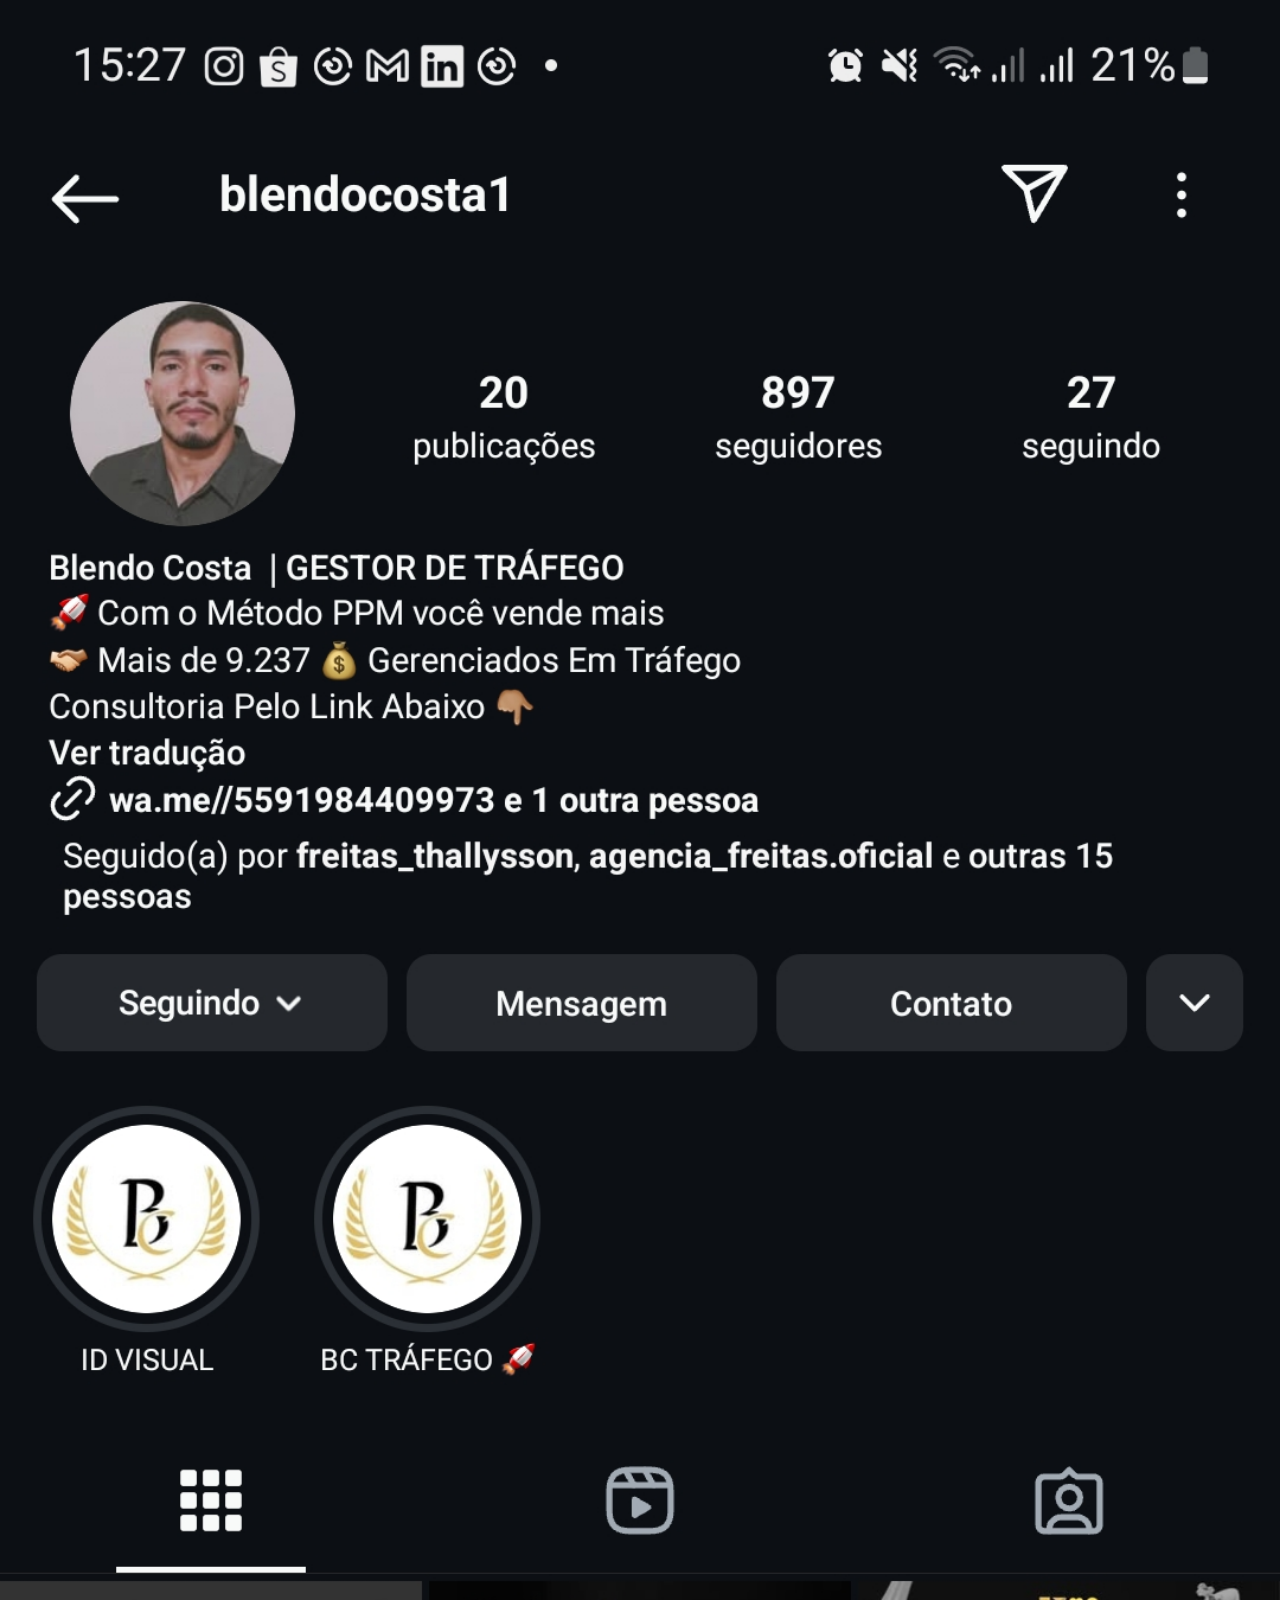
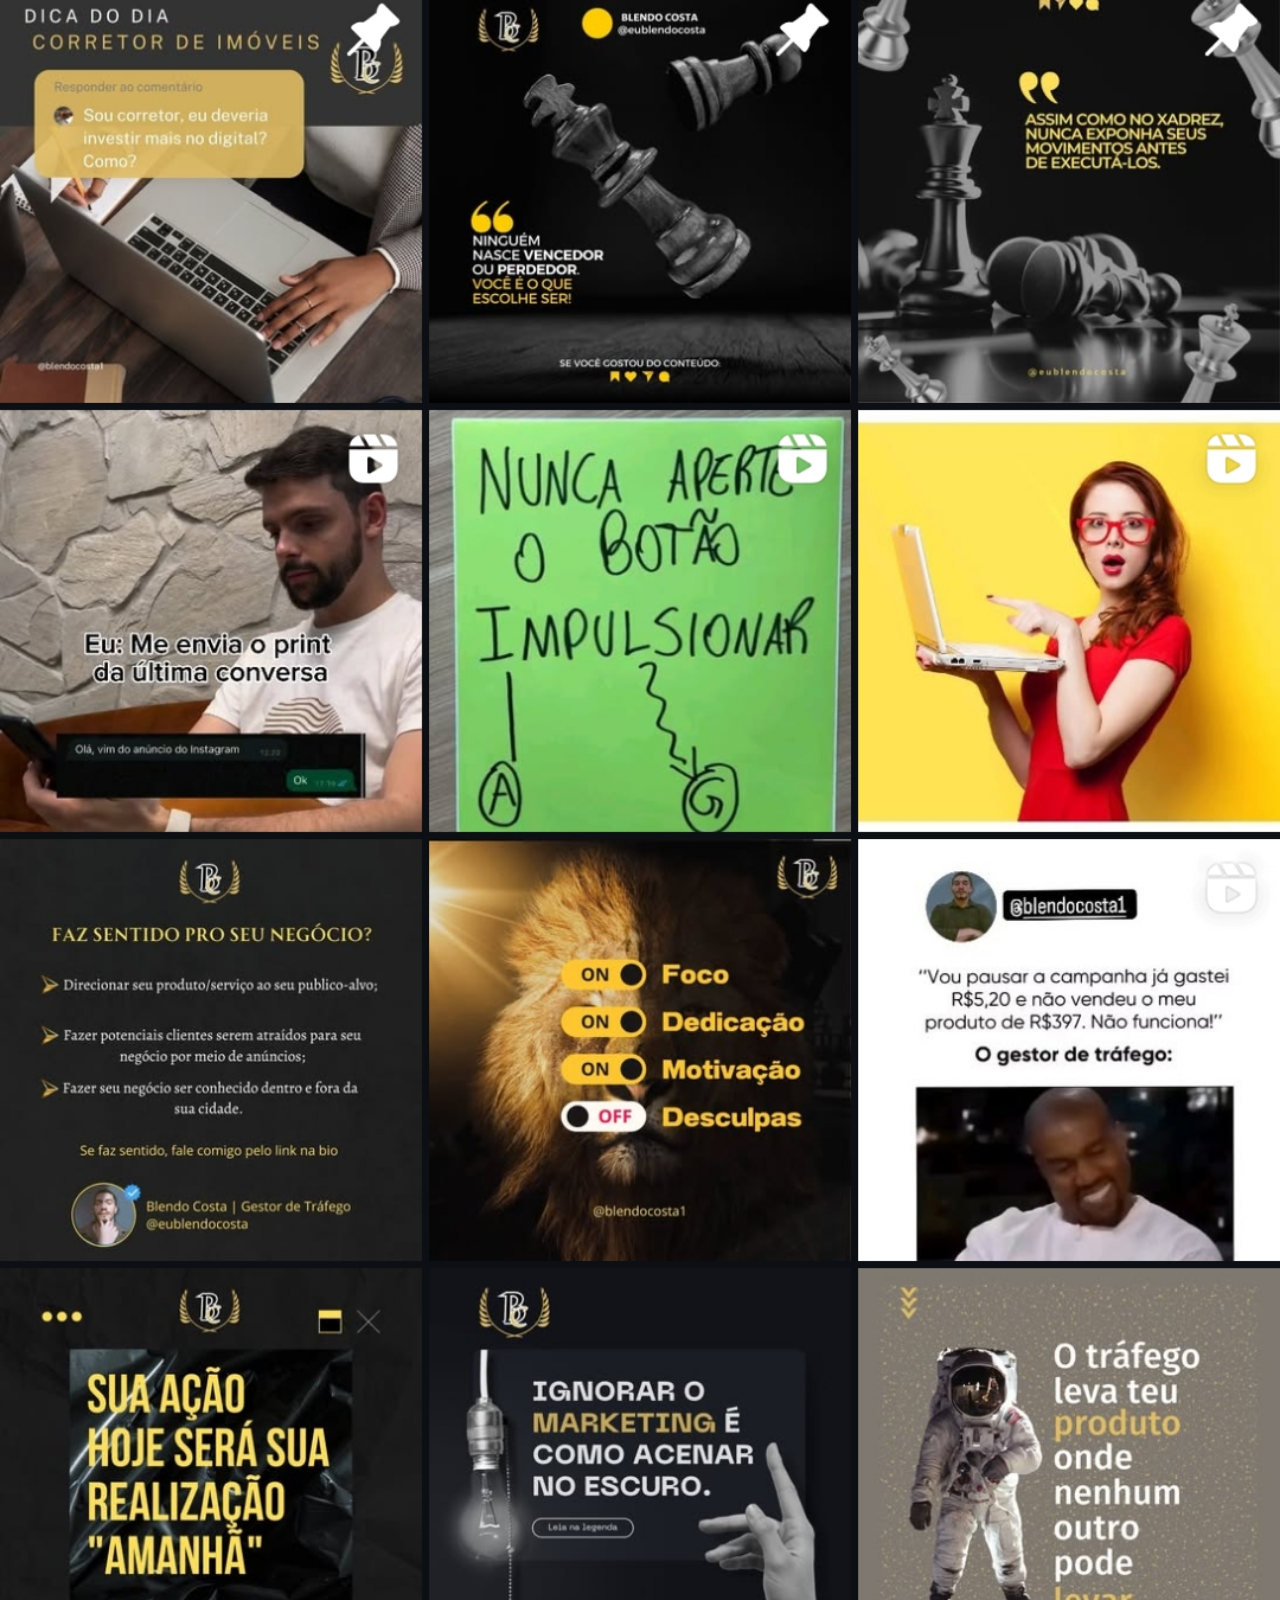
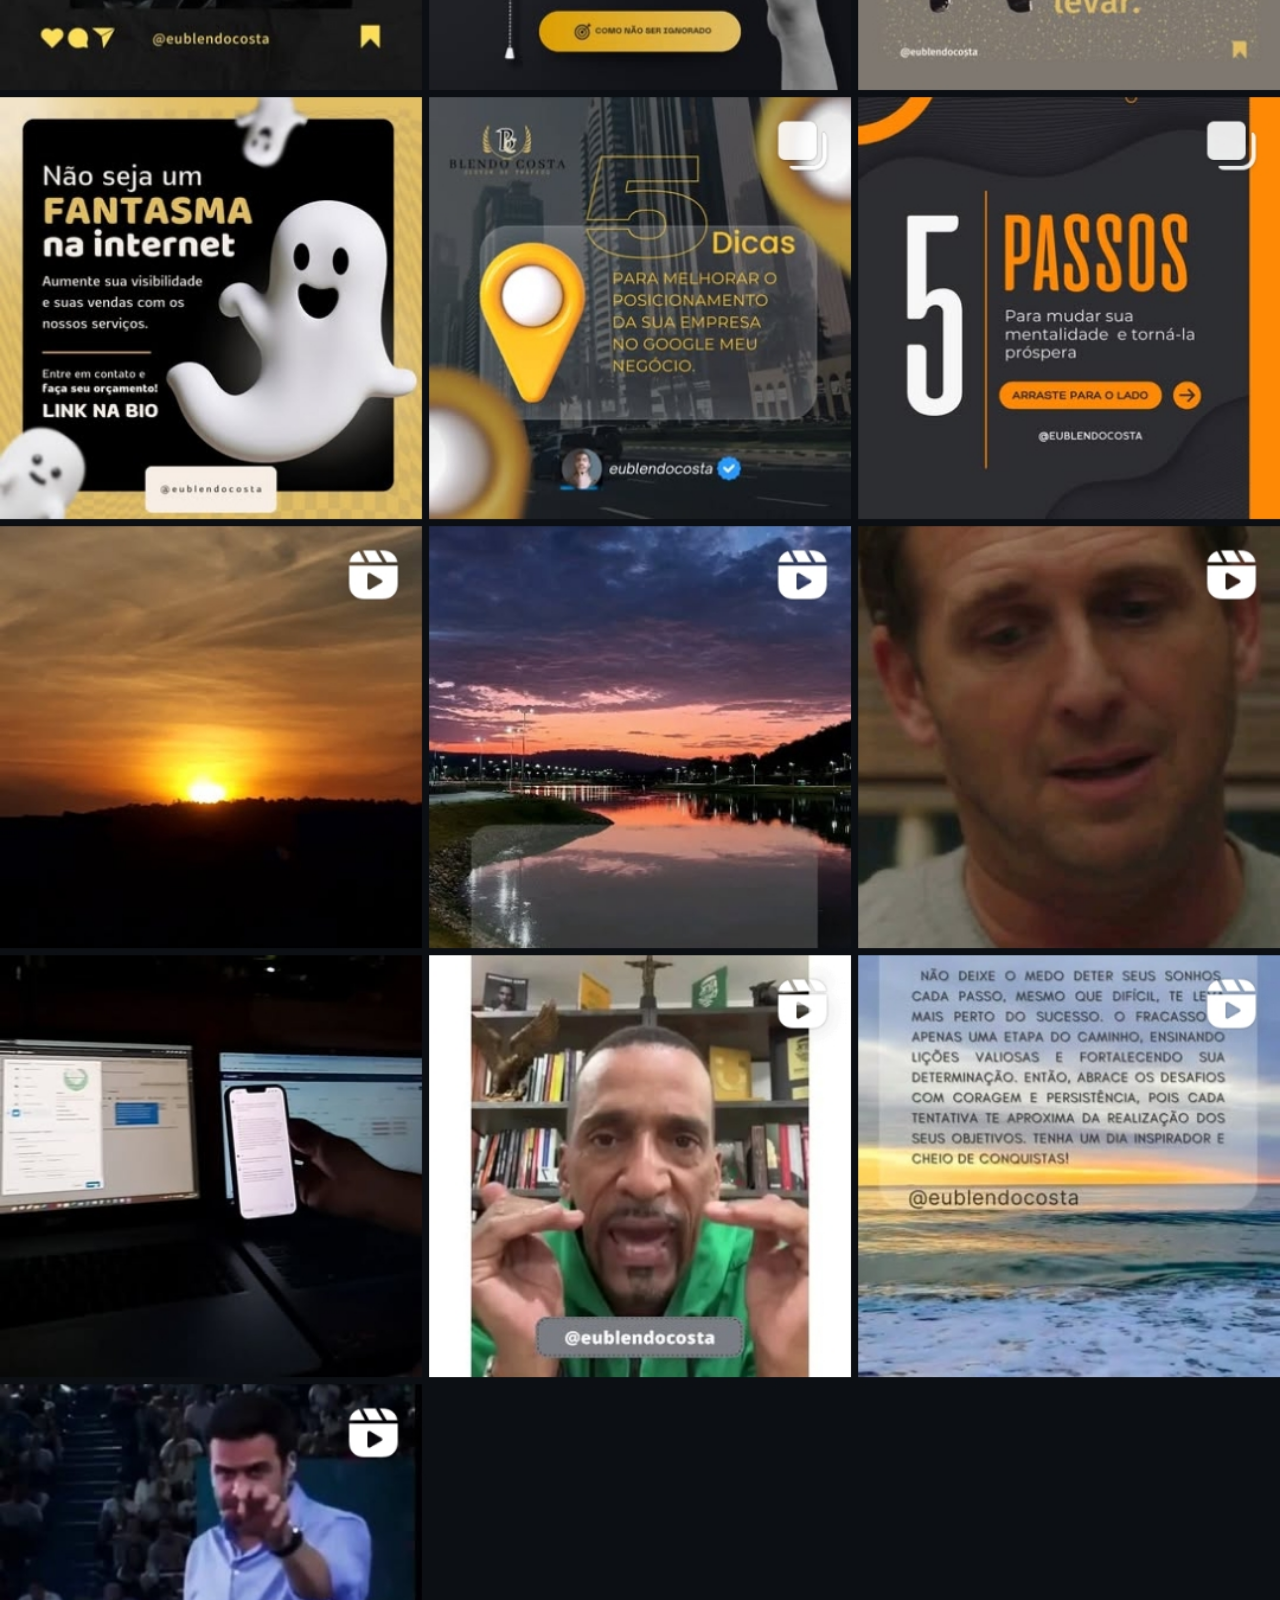
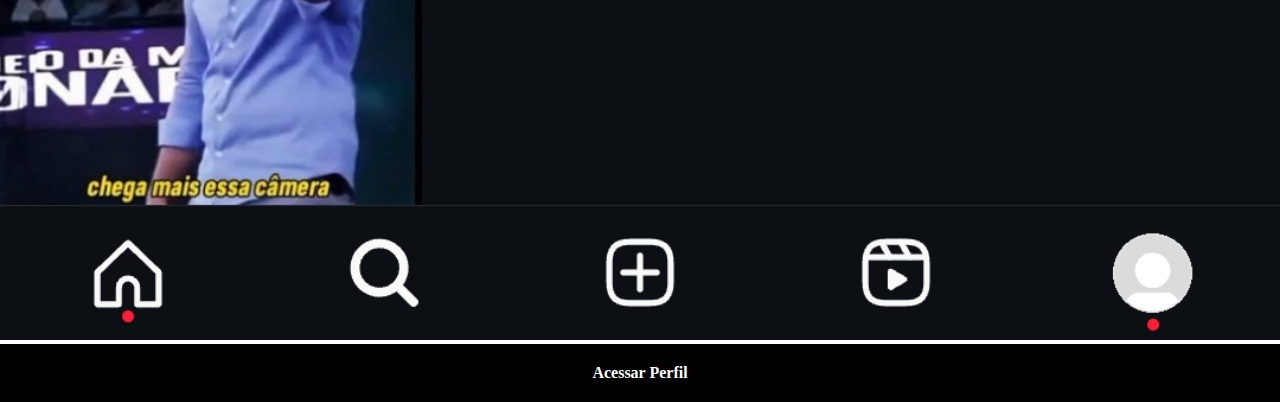
<file: instagram.html>
<!DOCTYPE html>
<html lang="pt-br">
<head>
    <meta charset="UTF-8">
    <meta name="viewport" content="width=device-width, initial-scale=1.0">

    <link rel="stylesheet" href="estilos/social.css">

    <title>Instagram</title>
</head>
<body>

    <img src="imagens/i-Instagram.jpg" alt="Instagram">
    <a href="https://instagram.com/blendocosta1" target="_blank">Acessar Perfil</a>
    
</body>
</html>
</file>
<file: estilos/style.css>
@charset "UTF-8";

* {
    margin: 0px;
    padding: 0px;
    font-family: Arial, Helvetica, sans-serif;
}

html, body {
    height: 100vh;
    width: 100vw;
    background-color: black;
}

body {
    background: url('../imagens/fundo-madeira.jpg') no-repeat top center;
    background-size: cover;
    background-attachment: fixed;
}

main {
    position: relative;
    height: 100vh;
}

section#telefone {
    position: absolute;
    top: 50%;
    left: 50%;
    transform: translate(-50%, -50%);

    height: 627px;
    width: 311px;
    background: url('../imagens/frame-iphone.png') no-repeat;
}

iframe#tela {
    position: relative;
    top: 80px;
    left: 22px;
    width: 269px;
    height: 471px;
}

section#redes-sociais {
    text-align: right;
    display: flex;
    flex-direction: column;
}

section#redes-sociais img {
    width: 50px;
    margin: 10px;
    border-radius: 50%;
    box-shadow: 2px 2px 5px rgba(0, 0, 0, 0.400);
    box-sizing: border-box;
}

section#redes-sociais img:hover {
    border: 2px solid rgba(255, 255, 255, 0.445);
    transform: translate(-3px, -3px);
    box-shadow: 5px 5px 10px rgba(0, 0, 0, 0.623);
    transition: transform .2s;
}
</file>
<file: estilos/social.css>
@charset "UTF-8";

* {
    margin: 0px;
    padding: 0px;
}

::-webkit-scrollbar {
    width: 0px;
    height: 0px;
}

img {
    width: 100vw;
}

a {
    display: block;
    background-color: rgb(0, 0, 0);
    color: rgb(255, 255, 255);
    padding: 20px;
    text-align: center;
    font-weight: bolder;
    text-decoration: none;
}

a:hover {
            background-color: rgb(62, 62, 63);
</file>
